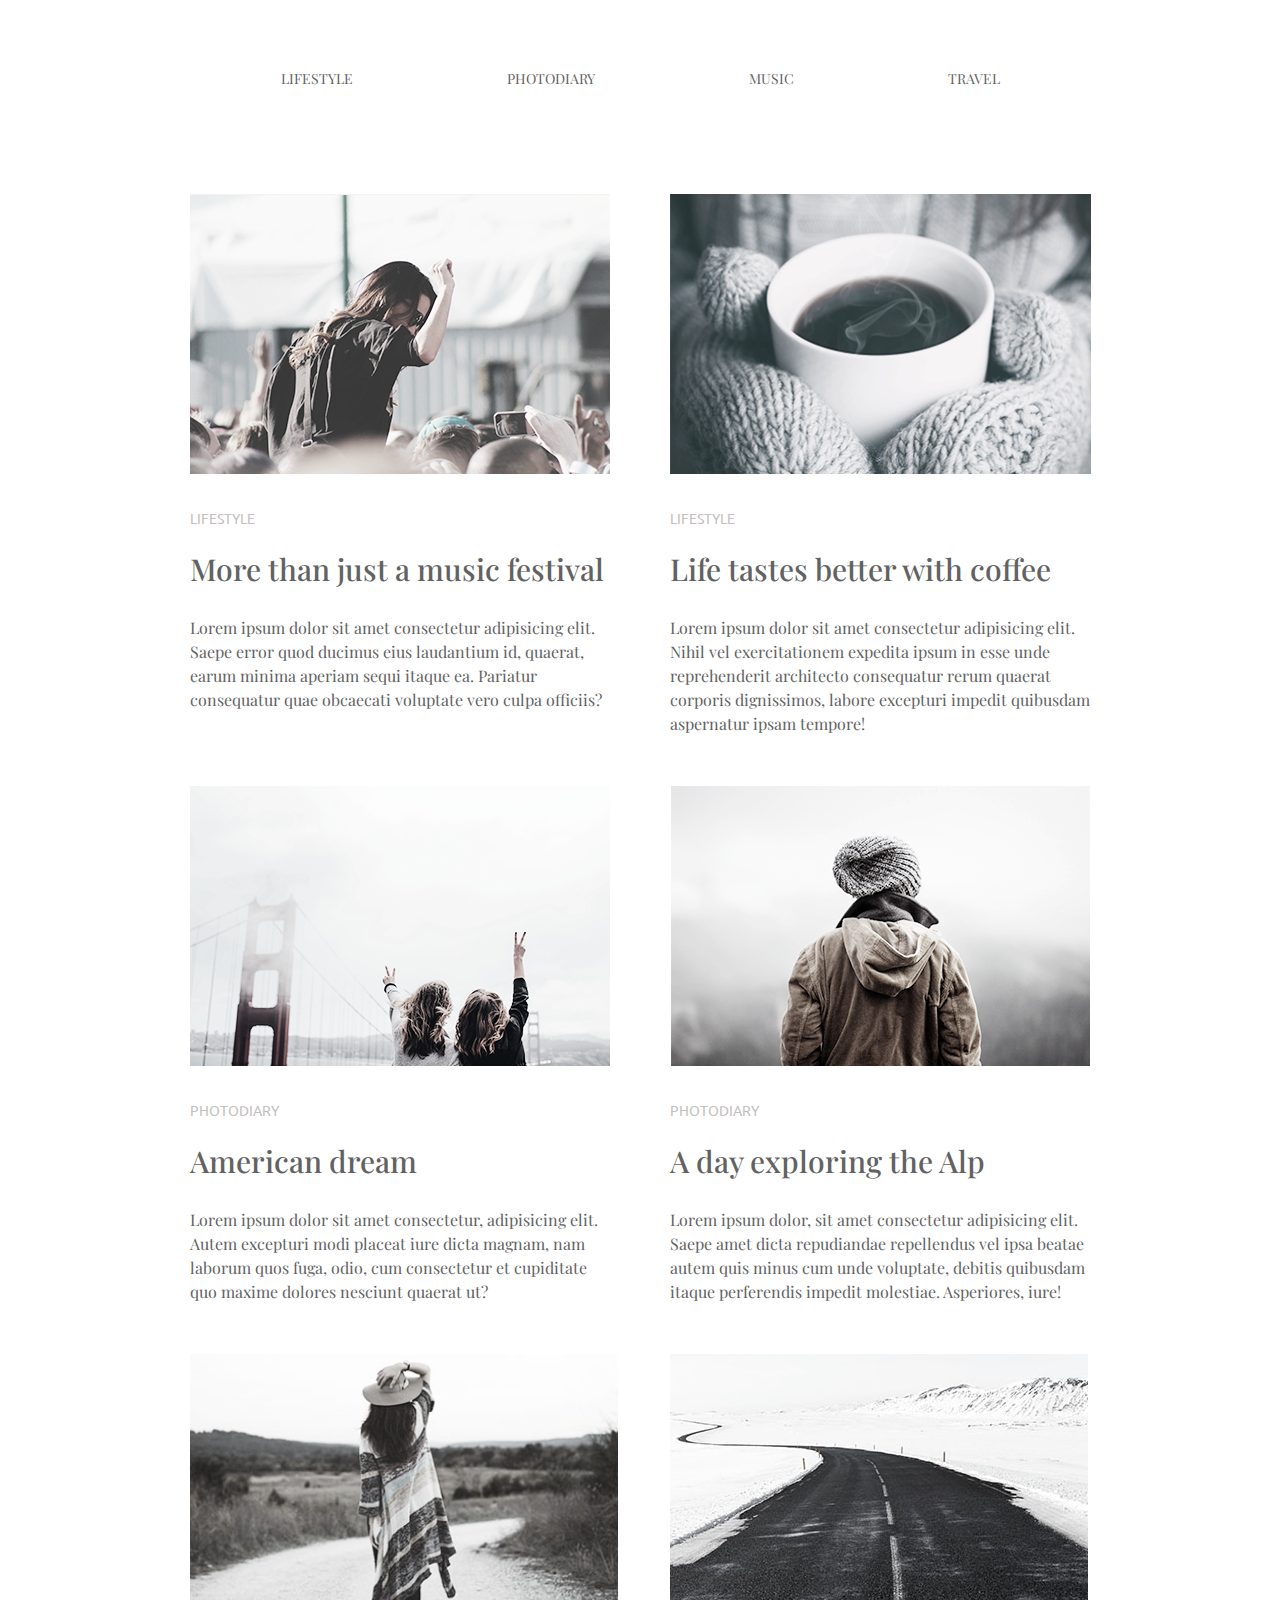
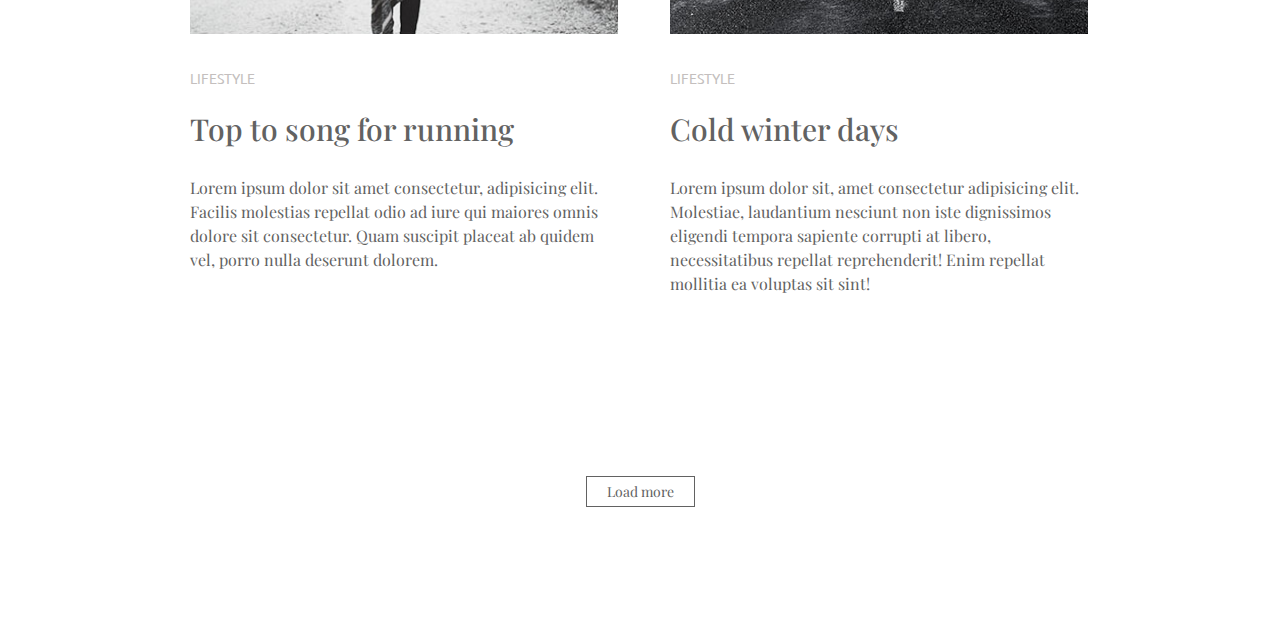
<file: homework-03/index.html>
<!Doctype html>
<html>
  <head>
    <meta charset="UTF-8">
    <link href="https://fonts.googleapis.com/css?family=Playfair+Display|Ubuntu:400,700&display=swap" rel="stylesheet">
    <link rel="stylesheet" href="styles.css">
    <title>Homework3</title>
  </head>
  <body>
      <div class="wrapper">
    <header >
      <nav class="nav">
    <ul class="site-navigation">
     <li><a href="">LIFESTYLE</a></li>
     <li><a href="">PHOTODIARY</a></li>
     <li><a href="">MUSIC</a></li>
     <li><a href="">TRAVEL</a></li>
    </ul>
      </nav>
    </header>
    
    <main >
    <section class="features">
      <ul class="features">
        <li class="features list-item">
            <img src="img/leftpost.png" alt="картинка" weight="420" height ="280">
            <p class="features list-name">LIFESTYLE</p>
          <h3 >
            More than just a music festival
          </h3>
          <p>
            Lorem ipsum dolor sit amet consectetur adipisicing elit. Saepe error quod ducimus eius laudantium id, quaerat, earum minima aperiam sequi itaque ea. Pariatur consequatur quae obcaecati voluptate vero culpa officiis?
          </p>
        </li>
        <li class="features list-item">
            <img src="img/rightpost.png" alt="картинка" weight="420" height ="280">
            <p class="features list-name">LIFESTYLE</p>
          <h3>
            Life tastes better with coffee
          </h3>
          <p>
            Lorem ipsum dolor sit amet consectetur adipisicing elit. Nihil vel exercitationem expedita ipsum in esse unde reprehenderit architecto consequatur rerum quaerat corporis dignissimos, labore excepturi impedit quibusdam aspernatur ipsam tempore!
          </p>
        </li>
         <li class="features list-item">
             <img src="img/row.png" alt="картинка" weight="420" height ="280">
             <p class="features list-name">PHOTODIARY</p>
           <h3>
             American dream
           </h3>
           <p>
             Lorem ipsum dolor sit amet consectetur, adipisicing elit. Autem excepturi modi placeat iure dicta magnam, nam laborum quos fuga, odio, cum consectetur et cupiditate quo maxime dolores nesciunt quaerat ut?
           </p>
        </li>
         <li class="features list-item">
             <img src="img/row1.png" alt="картинка" weight="420" height ="280">
             <p class="features list-name">PHOTODIARY</p>
           <h3>
             A day exploring the Alp
           </h3>
           <p>
             Lorem ipsum dolor, sit amet consectetur adipisicing elit. Saepe amet dicta repudiandae repellendus vel ipsa beatae autem quis minus cum unde voluptate, debitis quibusdam itaque perferendis impedit molestiae. Asperiores, iure!
           </p>
        </li>
         <li class="features list-item">
             <img src="img/5.jpg" alt="картинка" weight="420" height ="280">
             <p class="features list-name">LIFESTYLE</p>
           <h3>
             Top to song for running
           </h3>
           <p>
             Lorem ipsum dolor sit amet consectetur, adipisicing elit. Facilis molestias repellat odio ad iure qui maiores omnis dolore sit consectetur. Quam suscipit placeat ab quidem vel, porro nulla deserunt dolorem.
           </p>
        </li>
         <li class="features list-item">
             <img src="img/6.jpg" alt="картинка" weight="420" height ="280">
             <p class="features list-name">LIFESTYLE</p>
           <h3>
             Cold winter days
           </h3>
           <p>
             Lorem ipsum dolor sit, amet consectetur adipisicing elit. Molestiae, laudantium nesciunt non iste dignissimos eligendi tempora sapiente corrupti at libero, necessitatibus repellat reprehenderit! Enim repellat mollitia ea voluptas sit sint!
           </p>
        </li>
      </ul>
      <button class="button">Load more</button>
    </section>
</main>
</div>
  </body>
</html>
</file>
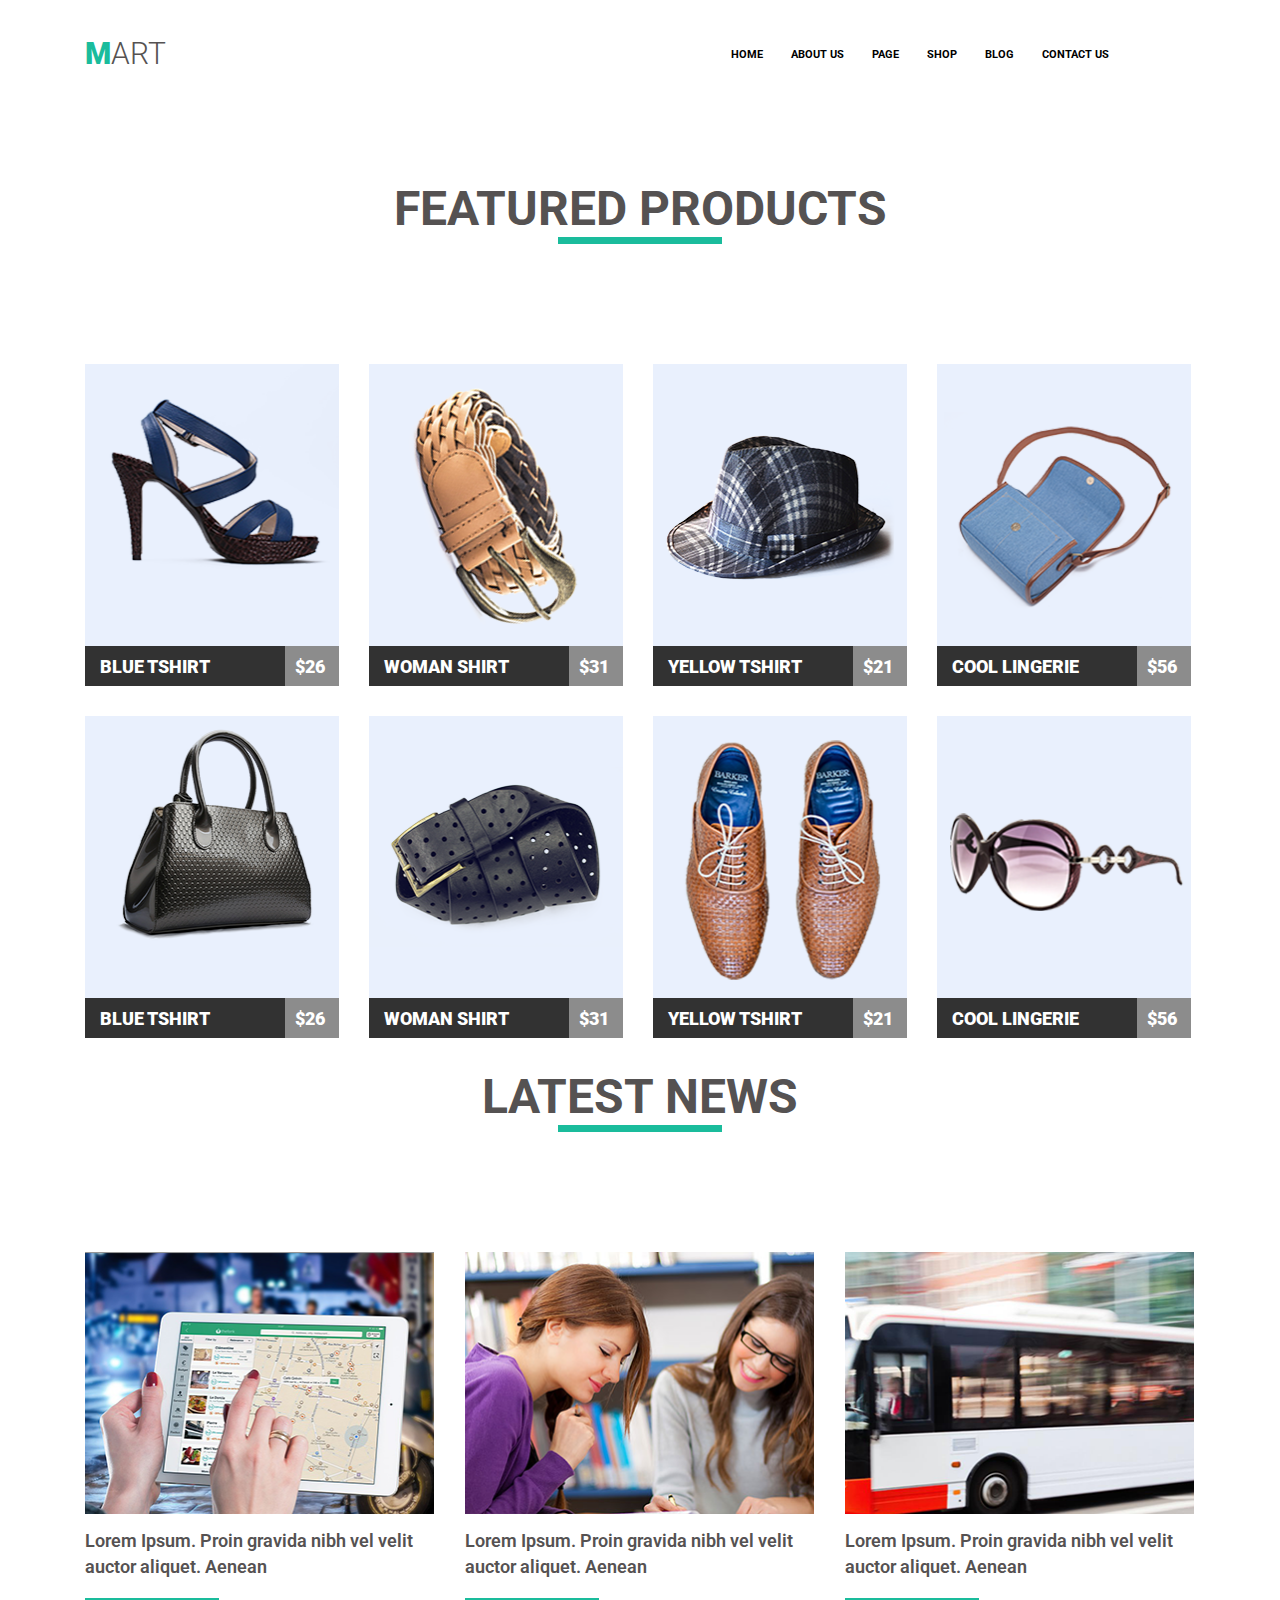
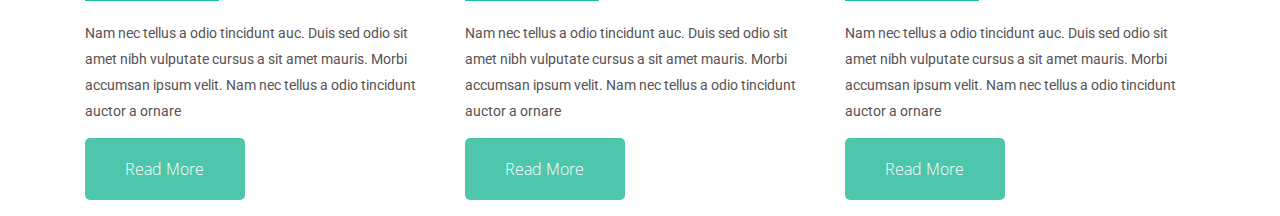
<file: homework-04/index.html>
<!Doctype html>
<html>
    <head>
        <meta charset="UTF-8">
        <link rel="stylesheet"
        href="https://fonts.googleapis.com/css?family=Open+Sans:300,400,600,700|Roboto:300,400,500,700,900&display=swap">
        <link rel="stylesheet" href="./styles.css">
        <title>Homework4</title>
    </head>
    <body>
       <div>
           <header class="page-header">
           
                <nav class="page-nav container clearfix">
                  <h1 class="logo"><a href="#" class="link">MART</a></h1>  
                 <ul class="list clearfix">
                     <li><a href="#">HOME</a></li>
                     <li><a href="#">ABOUT US</a></li>
                     <li><a href="#">PAGE</a></li>
                     <li><a href="#">SHOP</a></li>
                     <li><a href="#">BLOG</a></li>
                     <li><a href="#">CONTACT US</a></li>
                 </ul>
                </nav>
           
           </header>
           <main>
               <section class="features">
                   <div class="container ">
                   <h2 class="features-title">FEATURED PRODUCTS</h2>
                   <ul class="features-list clearfix">
                       <li class="features-list-item"><a href="#">
                            <img src="./img/sandals.png" alt="sandals" width="254" height="282">
                            <div class="features-list-name">BLUE TSHIRT</div>
                            <div class="features-list-price">$26</div>
                        </a>
                    </li>
                       <li class="features-list-item"><a href="#">
                            <img src="./img/belt2.png" alt="belt2" width="254" height="282">
                            <div class="features-list-name">WOMAN SHIRT</div>
                            <div class="features-list-price">$31</div>
                        </a>
                       </li>
                       <li class="features-list-item"> <a href="#"><a href="#"><img src="./img/hat.png" alt="hat" width="254" height="282">
                        <div class="features-list-name">YELLOW TSHIRT</div>
                        <div class="features-list-price">$21</div>
                    </a></li>
                       <li class="features-list-item"><a href="#"> <img src="./img/bag2.png" alt="bag2" width="254" height="282">
                        <div class="features-list-name">COOL LINGERIE</div>
                        <div class="features-list-price">$56</div>
                    </a></li>
                       <li class="features-list-item"><a href="#"><img src="./img/bag.png" alt="bag" width="254" height="282">
                        <div class="features-list-name">BLUE TSHIRT</div>
                        <div class="features-list-price">$26</div>
                    </a></li>
                       <li class="features-list-item"><a href="#"> <img src="./img/belt.png" alt="belt" width="254" height="282">
                        <div class="features-list-name">WOMAN SHIRT</div>
                        <div class="features-list-price">$31</div>
                    </a></li>
                       <li class="features-list-item"> <a href="#"><img src="./img/shoes.png" alt="shoes" width="254" height="282">
                        <div class="features-list-name">YELLOW TSHIRT</div>
                        <div class="features-list-price">$21</div>
                    </a></li>
                       <li class="features-list-item"><a href="#"> <img src="./img/Sunglasses.png" alt="sunglasses" width="254" height="282">
                        <div class="features-list-name">COOL LINGERIE</div>
                        <div class="features-list-price">$56</div>
                    </a></li>
                    </li>
                   </ul>
                </div>
               </section>
               <section class="news">
                   <div class="container  ">
                        <h2 class="features-title">LATEST NEWS</h2>   
                   <ul class="news-list clearfix">
                       <li class="news-list-item">
                            <img class="image" src="./img/ipad.png" alt="ipad" width="349" height="262">
                            <h3 class="news-header">Lorem Ipsum. Proin gravida nibh vel velit auctor aliquet. Aenean</h3>
                            <p>Nam nec tellus a odio tincidunt auc. Duis sed odio sit amet nibh vulputate cursus a sit amet
                                mauris.
                                Morbi accumsan ipsum velit. Nam nec tellus a odio tincidunt auctor a ornare </p>
                            <div class="readme"><a href="#">Read More</a></div>
                       </li>
                       <li class="news-list-item">
                            <img class="image" src="./img/girls.png" alt="girls" width="349" height="262">
                            <h3 class="news-header">Lorem Ipsum. Proin gravida nibh vel velit auctor aliquet. Aenean</h3>
                            <p>Nam nec tellus a odio tincidunt auc. Duis sed odio sit amet nibh vulputate cursus a sit amet
                                mauris.
                                Morbi accumsan ipsum velit. Nam nec tellus a odio tincidunt auctor a ornare </p>
                            <div class="readme"><a href="#">Read More</a></div>
                       </li>
                       <li class="news-list-item">
                            <img class="image" src="./img/bus.png" alt="bus" width="349" height="262">
                    <h3 class="news-header">Lorem Ipsum. Proin gravida nibh vel velit auctor aliquet. Aenean</h3>
                    <p>Nam nec tellus a odio tincidunt auc. Duis sed odio sit amet nibh vulputate cursus a sit amet
                        mauris.
                        Morbi accumsan ipsum velit. Nam nec tellus a odio tincidunt auctor a ornare </p>
                    <div class="readme"><a href="#">Read More</a></div>
                       </li>
                   </ul>
                </div>
               </section>
           </main>
        </div> 
    </body>
</html>
</file>
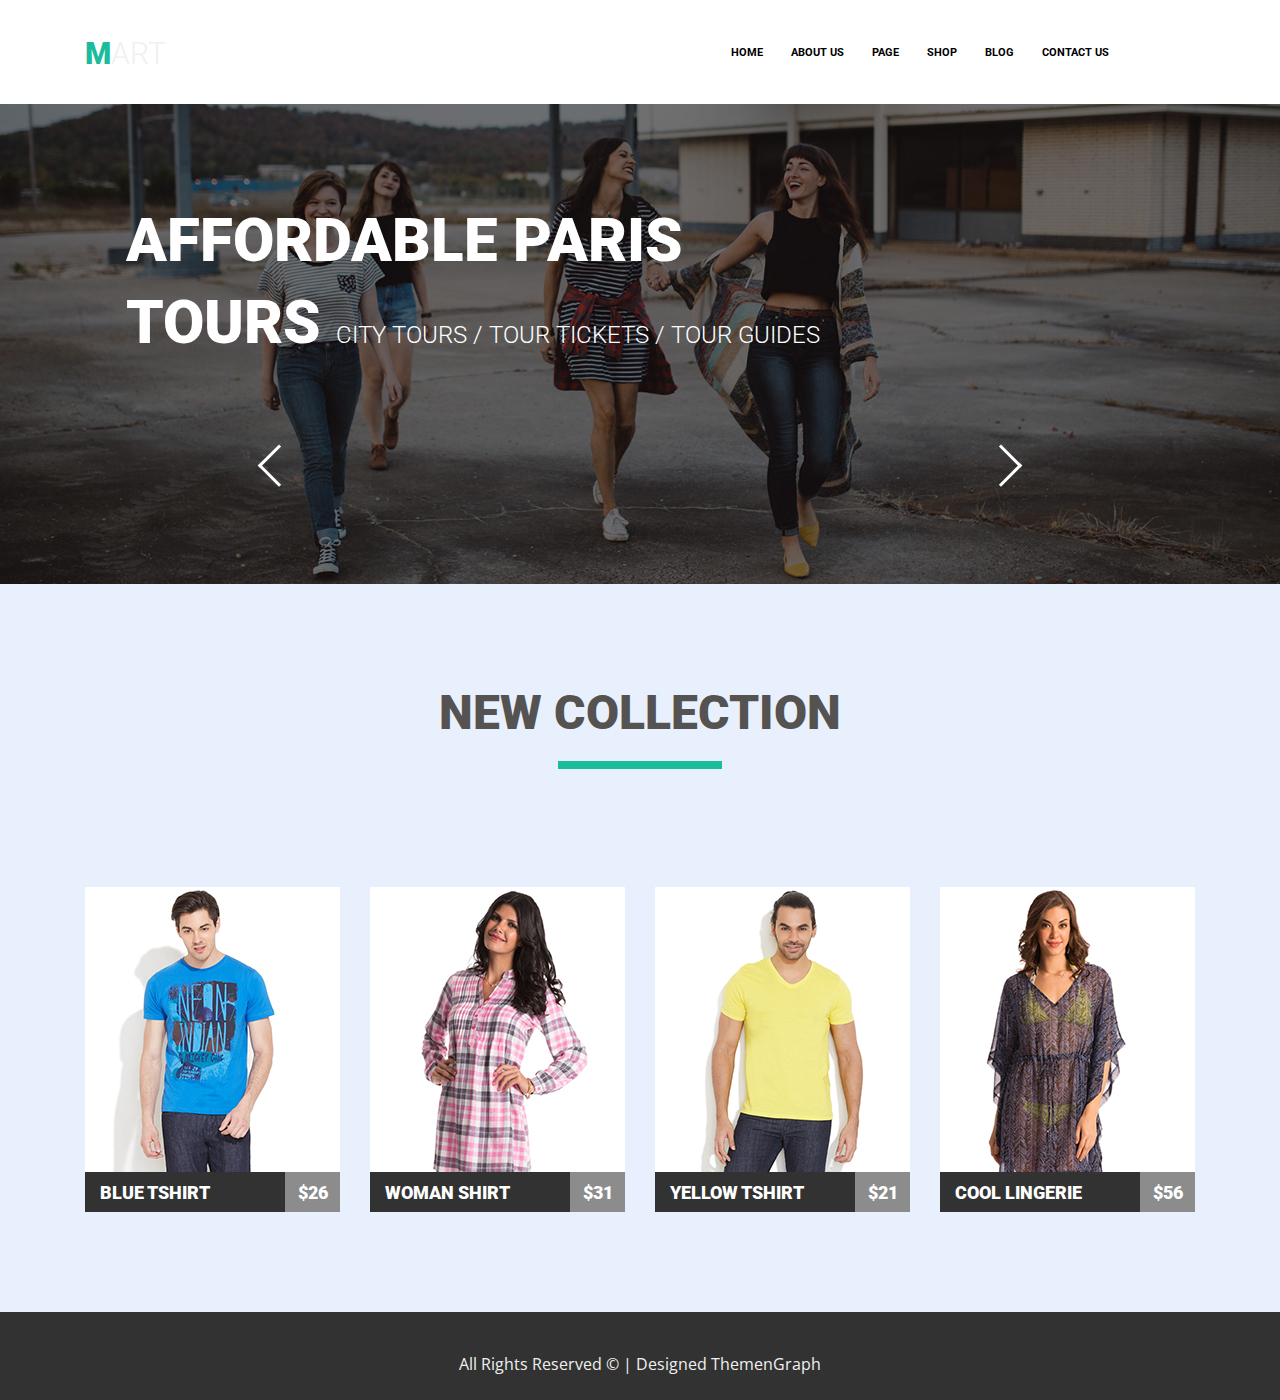
<file: homework-05/index.html>
<!DOCTYPE html>
<html lang="en">
<head>
    <meta charset="UTF-8">
    <meta name="viewport" content="width=device-width, initial-scale=1.0">
    <meta http-equiv="X-UA-Compatible" content="ie=edge">
    <link href="https://fonts.googleapis.com/css?family=Open+Sans:400,700|Roboto:300,400,900&display=swap" rel="stylesheet">
    <link rel="stylesheet" href="./styles.css">
    <title>Homework5</title>
</head>
<body>
      
                <header class="page-header">
                
                     <nav class="page-nav container clearfix">
                       <h1 class="logo"><a href="#" class="link">MART</a></h1>  
                      <ul class="list clearfix">
                          <li><a href="#">HOME</a></li>
                          <li><a href="#">ABOUT US</a></li>
                          <li><a href="#">PAGE</a></li>
                          <li><a href="#">SHOP</a></li>
                          <li><a href="#">BLOG</a></li>
                          <li><a href="#">CONTACT US</a></li>
                      </ul>
                     </nav>
                
                </header>
                <main>
                    <section class="first-features"> 
                        <ul class="ctrl">
                          <li class="image"><img class="image-slide" src="./img/people.png" alt="People">
                            <h1 class="first-title">AFFORDABLE PARIS TOURS <span class="image-text">CITY TOURS / TOUR TICKETS /
                                TOUR GUIDES</span></h1>
                            </li>
                            </ul>
                            <div class="slider">
                                <button class="slider-ctrl slider-ctrl-prev"></button>
                                <button class="slider-ctrl slider-ctrl-next"></button>
                        </div>
                                
                    </section>
                    <section class="second-features">
                        <div class="second-features-item container">
                            <h2 class="second-title">
                                NEW COLLECTION
                            </h2>
                        <ul class="features-list clearfix">
                            <li class="features-list-item">
                                <div class="features-list-hover">
                                    <button class="features-list-button"></button>
                                    <button class="features-list-button"></button>
                                    <button class="features-list-button"></button>
                                    <button class="features-list-button-text"><img class="features-list-image-2"
                                            src="./img/basket.png" alt="basket"> add to cart</button>
                                            </div>
                                            <img src="./img/2.png" alt="man1" width="255" height="285">
                                            <a href="#">
                                                <p class="features-list-name">Blue Tshirt</p>
                                                <p class="features-list-price">$26</p>
                                            </a>
                            </li>
                                            <li class="features-list-item clearfix">
                                                <div class="features-list-hover">
                                                    <button class="features-list-button"></button>
                                                    <button class="features-list-button"></button>
                                                    <button class="features-list-button"></button>
                                                    <button class="features-list-button-text"><img class="features-list-image-2"
                                                            src="./img/basket.png" alt="basket"> add to cart</button>
                                                </div>
                                                <img src="./img/1.png" alt="girl1" width="255" height="285">
                                                <a href="#">
                                                    <p class="features-list-name">WOMAN shirt</p>
                                                    <p class="features-list-price">$31</p>
                                                </a>
                                            </li>
                        
                                            <li class="features-list-item clearfix">
                                                <div class="features-list-hover">
                                                    <button class="features-list-button"></button>
                                                    <button class="features-list-button"></button>
                                                    <button class="features-list-button"></button>
                                                    <button class="features-list-button-text"><img class="features-list-image-2"
                                                            src="./img/basket.png" alt="basket"> add to cart</button>
                                                </div>
                                                <img src="./img/4.png" alt="man2" width="255" height="285">
                                                <a href="#">
                                                    <p class="features-list-name">YELLOW Tshirt</p>
                                                    <p class="features-list-price">$21</p>
                                                </a>
                                            </li>
                        
                                            <li class="features-list-item clearfix">
                                                <div class="features-list-hover">
                                                    <button class="features-list-button"></button>
                                                    <button class="features-list-button"></button>
                                                    <button class="features-list-button"></button>
                                                    <button class="features-list-button-text"><img class="features-list-image-2"
                                                            src="./img/basket.png" alt="basket"> add to cart</button>
                                                </div>
                                                <img src="./img/3.png" alt="girl2" width="255" height="285">
                                                <a href="#">
                                                    <p class="features-list-name">Cool lingerie</p>
                                                    <p class="features-list-price">$56</p>
                                                </a>
                            </li>
                        </ul>
                        </div>
                    </section>
                </main>
                    <footer class="footer">
                        <div class="footer-container">
                            <p class="footer-text">All Rights Reserved &#169; | Designed ThemenGraph</p>
                        </div>    
                        </footer>
        
</body>
</html>
</file>
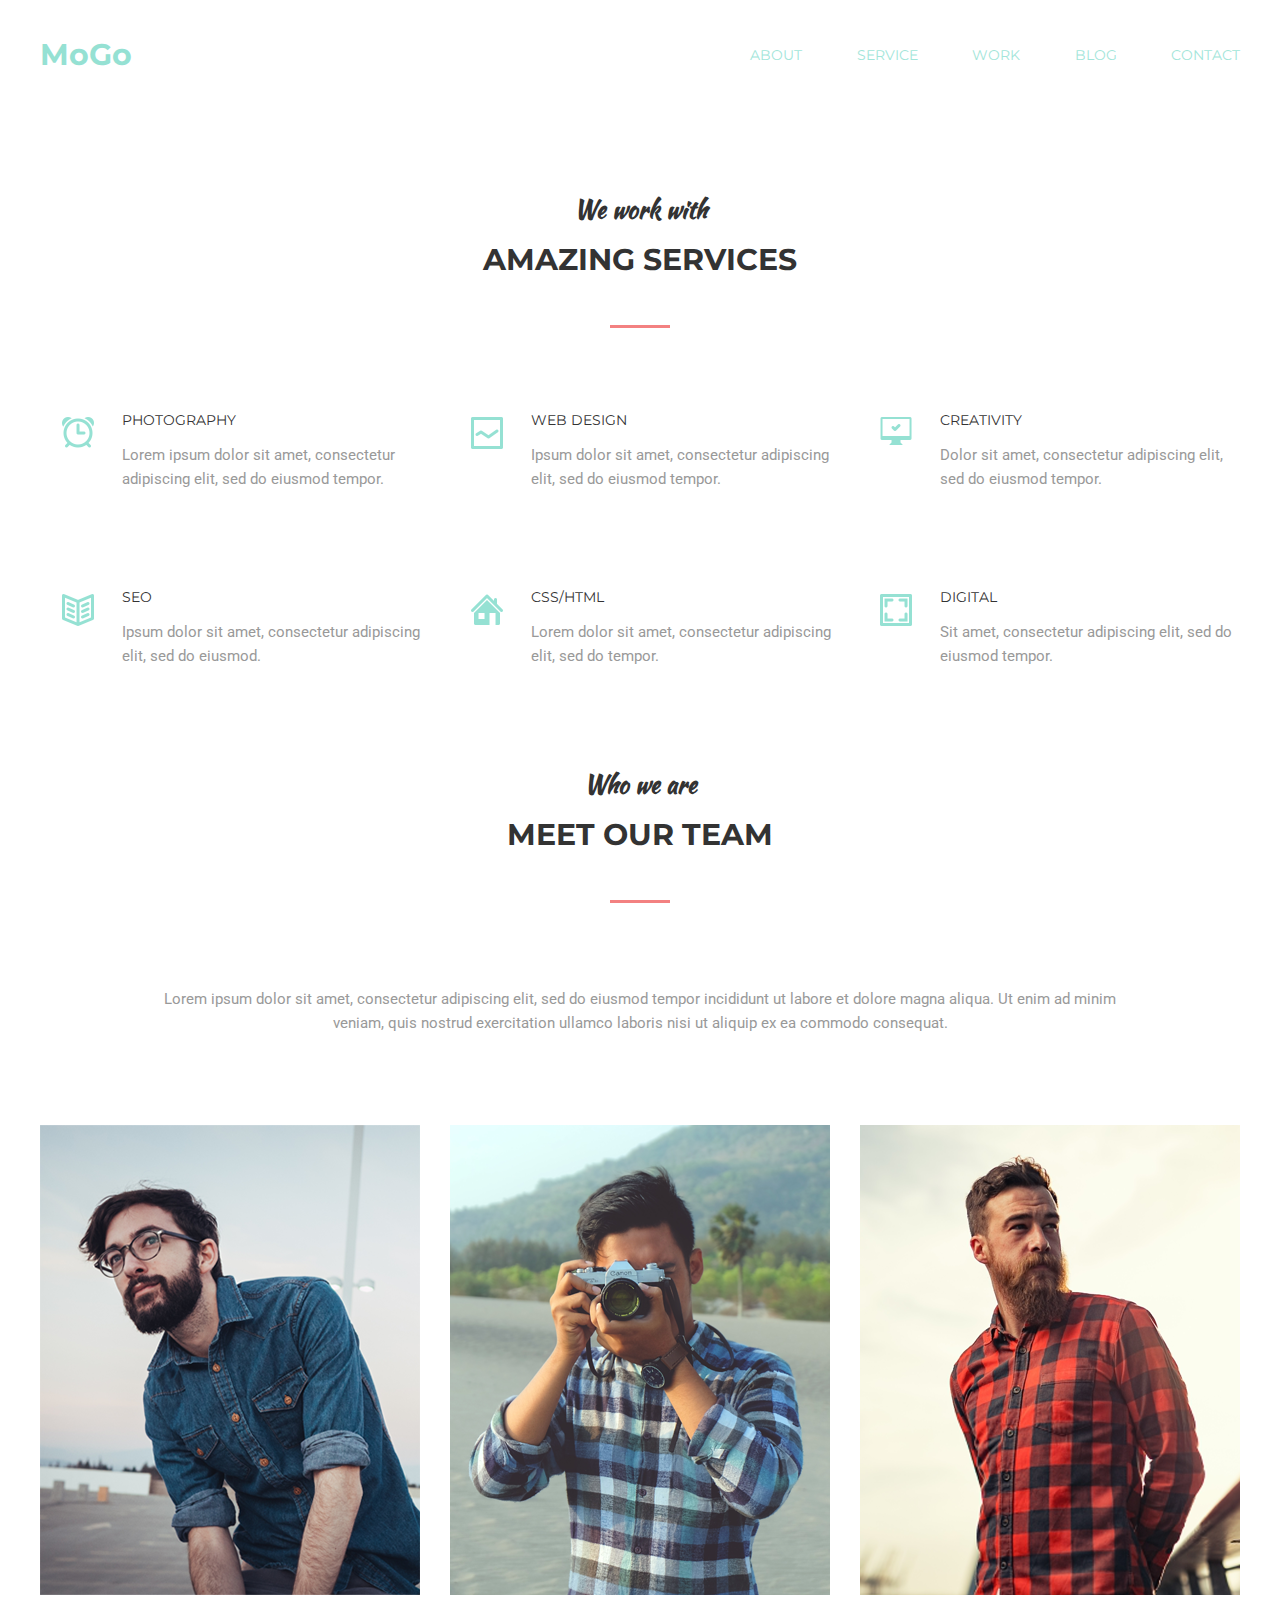
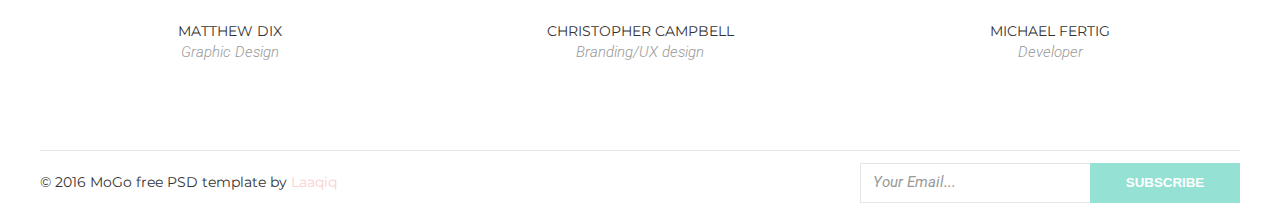
<file: homework-06/index.html>
<!DOCTYPE html>
<html lang="en">
<head>
    <meta charset="UTF-8">
    <meta name="viewport" content="width=device-width, initial-scale=1.0">
    <meta http-equiv="X-UA-Compatible" content="ie=edge">
    <link rel="stylesheet" href="./styles.css">
    <link rel="stylesheet" href="https://fonts.googleapis.com/css?family=Kaushan+Script|Montserrat:400,700|Roboto:300i,400&display=swap">
    <title>Homework6</title>
</head>
<body>
        <header class="page-header">
            <nav class="page-nav container">
                <h1 class="logo"><a href="#" class="link">MoGo</a></h1>
    
                <ul class="site-navigation">
                    <li ><a href="#">about</a></li>
                    <li ><a href="#">service</a></li>
                    <li ><a href="#">work</a></li>
                    <li ><a href="#">blog</a></li>
                    <li ><a href="#">contact</a></li>
                </ul>
            </nav>
        </header>
    
        <main class="container">
            <section class="features">
                <h2 class="features-title"><span class="features-title-span">We work with</span>amazing services</h2>
                <ul class="features-list">
                    <li class="features-list-item alarm">
                        <h3 class="features-list-name">photography</h3>
                        <p>Lorem ipsum dolor sit amet, consectetur adipiscing elit, sed do eiusmod tempor.</p>
                    </li>
                    <li class="features-list-item line">
                        <h3 class="features-list-name">web design</h3>
                        <p>Ipsum dolor sit amet, consectetur adipiscing elit, sed do eiusmod tempor.</p>
                    </li>
                    <li class="features-list-item comp">
                        <h3 class="features-list-name">creativity</h3>
                        <p>Dolor sit amet, consectetur adipiscing elit, sed do eiusmod tempor.</p>
                    </li>
                    <li class="features-list-item book">
                        <h3 class="features-list-name">seo</h3>
                        <p>Ipsum dolor sit amet, consectetur adipiscing elit, sed do eiusmod.</p>
                    </li>
                    <li class="features-list-item home">
                        <h3 class="features-list-name">css/html</h3>
                        <p>Lorem dolor sit amet, consectetur adipiscing elit, sed do tempor.</p>
                    </li>
                    <li class="features-list-item icon">
                        <h3 class="features-list-name">digital</h3>
                        <p>Sit amet, consectetur adipiscing elit, sed do eiusmod tempor.</p>
                    </li>
                </ul>
            </section>
    
            <section class="team">
                <h2 class="features-title"><span class="features-title-span">Who we are</span>meet our team</h2>
                <p class="team-text">Lorem ipsum dolor sit amet, consectetur adipiscing elit, sed do eiusmod tempor
                    incididunt ut labore et dolore magna aliqua. Ut enim ad minim veniam, quis nostrud exercitation ullamco
                    laboris nisi ut aliquip ex ea commodo consequat.</p>
                <ul class="team-list">
                    <li class="team-list-item">
                        <img src="img/man1.png" alt="Matthew" width="380" height="470">
                        <p class="team-list-name">matthew dix</p>
                        <p class="team-list-position">Graphic Design</p>
                        <div class="team-list-hover">
                            <ul class="team-list-socials">
                                <li class="team-list-icon"><a href="#" class="icon-facebook"></a></li>
                                <li class="team-list-icon"><a href="#" class="icon-twitter"></a></li>
                                <li class="team-list-icon"><a href="#" class="icon-pinterest"></a></li>
                                <li class="team-list-icon"><a href="#" class="icon-instagram"></a></li>
                            </ul>
                        </div>
                    </li>
                    <li class="team-list-item">
                        <img src="img/man2.png" alt="Christopher" width="380" height="470">
                        <p class="team-list-name">christopher campbell</p>
                        <p class="team-list-position">Branding/UX design</p>
                        <div class="team-list-hover">
                            <ul class="team-list-socials">
                                <li class="team-list-icon"><a href="#" class="icon-facebook"></a></li>
                                <li class="team-list-icon"><a href="#" class="icon-twitter"></a></li>
                                <li class="team-list-icon"><a href="#" class="icon-pinterest"></a></li>
                                <li class="team-list-icon"><a href="#" class="icon-instagram"></a></li>
                            </ul>
                        </div>
                    </li>
                    <li class="team-list-item">
                        <img src="img/man3.png" alt="Michael" width="380" height="470">
                        <p class="team-list-name">michael fertig</p>
                        <p class="team-list-position">Developer</p>
                        <div class="team-list-hover">
                            <ul class="team-list-socials">
                                <li class="team-list-icon"><a href="#" class="icon-facebook"></a></li>
                                <li class="team-list-icon"><a href="#" class="icon-twitter"></a></li>
                                <li class="team-list-icon"><a href="#" class="icon-pinterest"></a></li>
                                <li class="team-list-icon"><a href="#" class="icon-instagram"></a></li>
                            </ul>
                        </div>
                    </li>
                </ul>
            </section>
    
            <footer class="footer">
                <p class="footer-text">© 2016 MoGo free PSD template by <span class="footer-text-2">Laaqiq</span></p>
                <form action="#" method="get" class="form-container">
                    <label for="email_input"></label>
                    <input type="text" name="subscribe" id="email_input" class="input-field" placeholder="Your Email...">
                    <input type="submit" value="subscribe" class="input-button">
                </form>
            </footer>
        </main>
    </body>
</html>
</file>
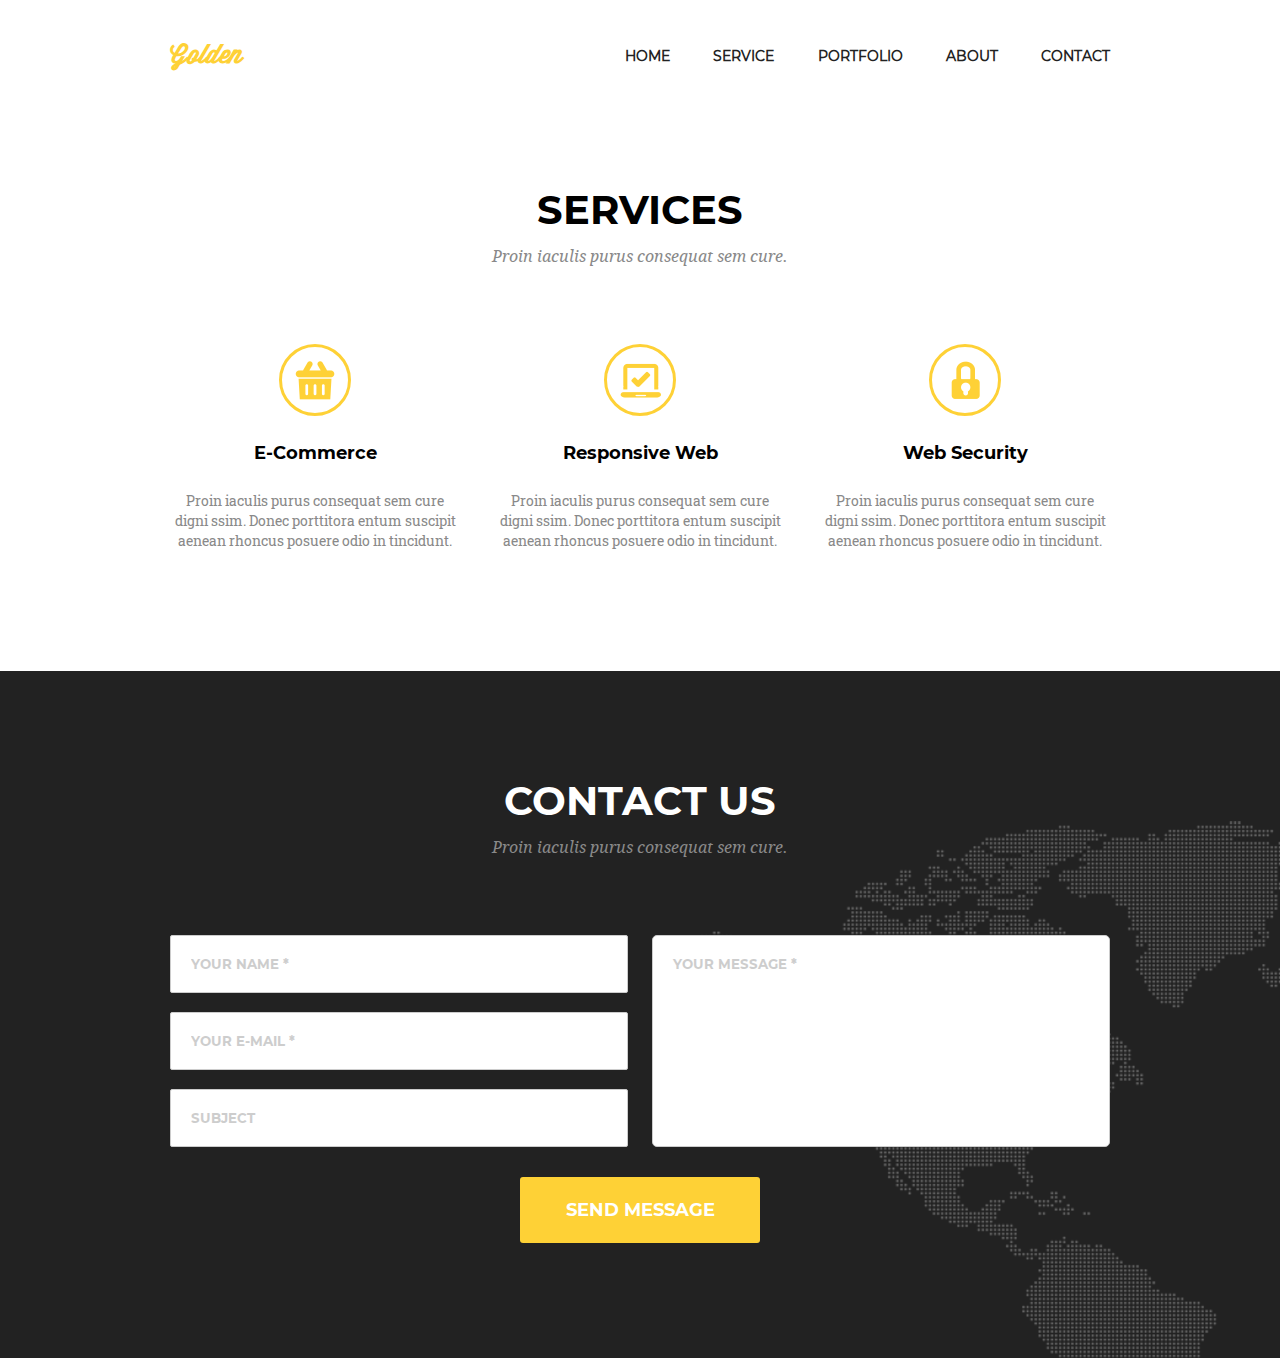
<file: homework-07/index.html>
<!DOCTYPE html>
<html lang="en">
<head>
    <meta charset="UTF-8">
    <meta name="viewport" content="width=device-width, initial-scale=1.0">
    <meta http-equiv="X-UA-Compatible" content="ie=edge">
    <title>Homework-07</title>
    <link rel="stylesheet" href="./app.css">
</head>
<body>
    <header class="page-header">
        <nav class="page-nav container">
            <h1 class="logo"><a href="#" class="link">Golden</a></h1>

            <ul class="site-navigation">
                <li ><a href="#">home</a></li>
                <li ><a href="#">service</a></li>
                <li ><a href="#">portfolio</a></li>
                <li ><a href="#">about</a></li>
                <li ><a href="#">contact</a></li>
            </ul>
        </nav>
    </header>
    <main>
        <section class="features container">
            <h2 class="features-title">services</h2>
            <p class="features-title-p">Proin iaculis purus consequat sem cure.</p>
            <ul class="features-list">
                <li class="features-list-item icon-basket">
                    <h3>E-Commerce</h3>
                    <p>Proin iaculis purus consequat sem cure
                        digni ssim. Donec porttitora entum suscipit
                        aenean rhoncus posuere odio in tincidunt.</p>
                </li>
                <li class="features-list-item icon-laptop">
                    <h3>Responsive Web</h3>
                    <p>Proin iaculis purus consequat sem cure
                        digni ssim. Donec porttitora entum suscipit
                        aenean rhoncus posuere odio in tincidunt.</p>
                </li>
                <li class="features-list-item icon-locked">
                    <h3>Web Security</h3>
                    <p>Proin iaculis purus consequat sem cure
                        digni ssim. Donec porttitora entum suscipit
                        aenean rhoncus posuere odio in tincidunt.</p>
                </li>
            </ul>
        </section>
        <section class="second-section">
            <div class="second-section-container container">
                <h2 class="features-title contact">contact us</h2>
                <p class="features-title-p">Proin iaculis purus consequat sem cure.</p>
                <form action="#" method="GET" class="info-message">
                    <div class="input-menu">
                        <input type="text" name="name" required placeholder="your name *">
                        <input type="email" name="email" required placeholder="your E-mail *">
                        <input type="text" name="subject" placeholder="subject">
                    </div>
                    <textarea class="text-message" name="message" id="" cols="30" rows="6" required
                        placeholder="your message *"></textarea>
                    <button type="submit">send message</button>
                </form>
            </div>
        </section>
    </main>
</body>
</html>
</file>
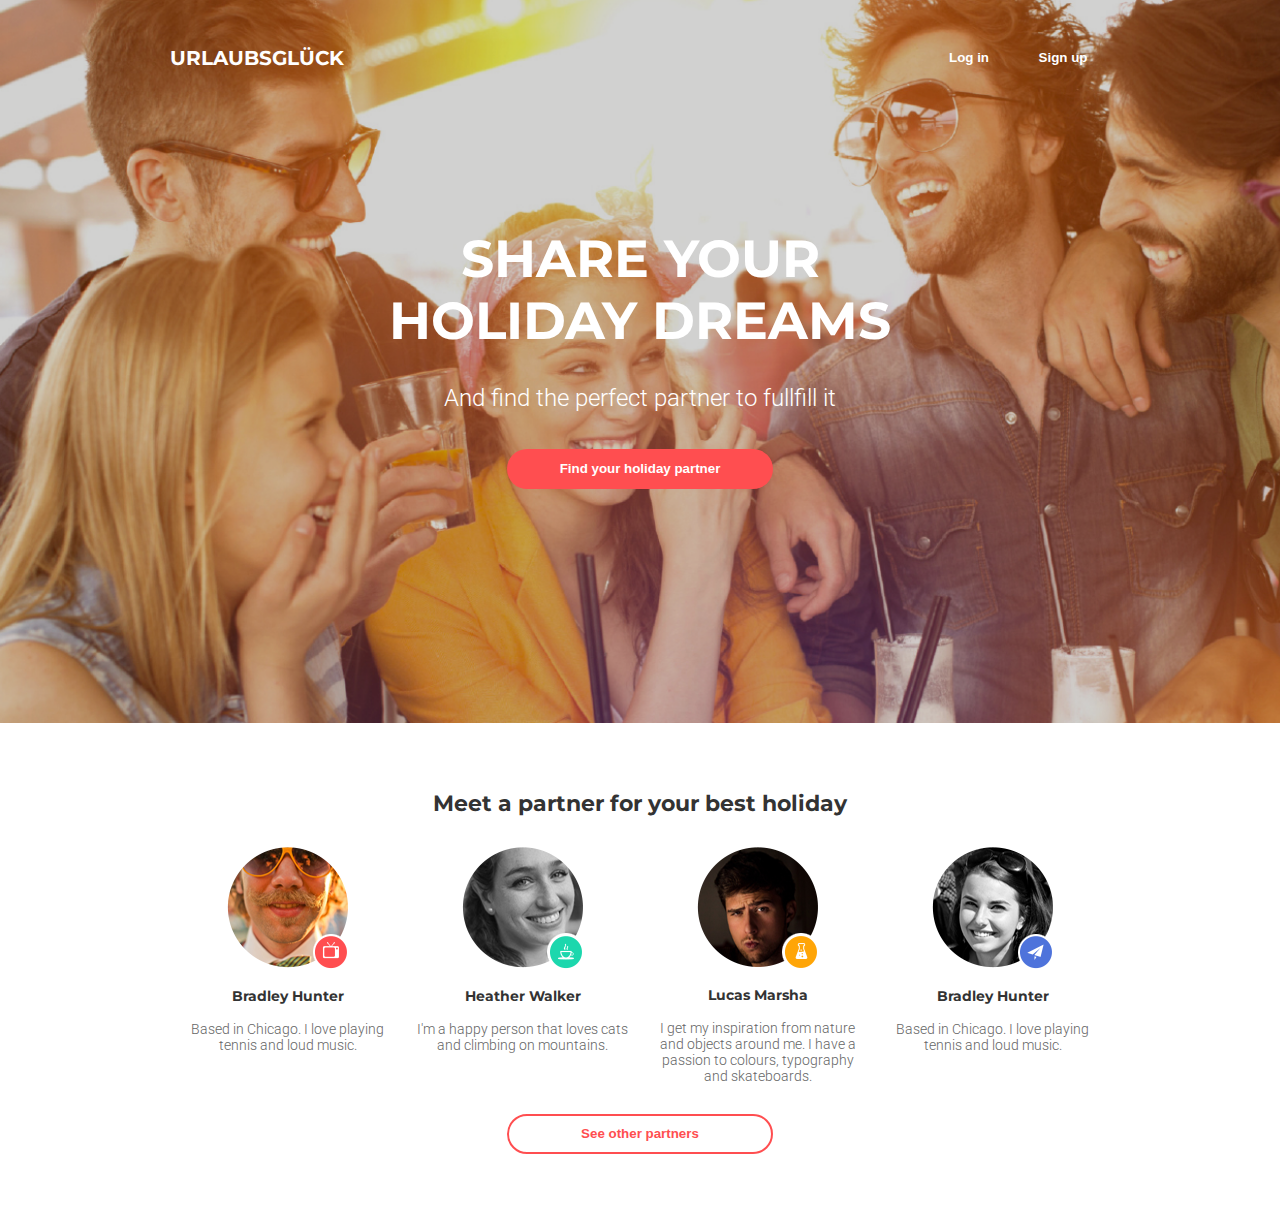
<file: homework-08/index.html>
<!DOCTYPE html>
<html lang="en">
<head>
    <meta charset="UTF-8">
    <meta name="viewport" content="width=device-width, initial-scale=1.0">
    <meta http-equiv="X-UA-Compatible" content="ie=edge">
    <link rel="stylesheet"
        href="https://fonts.googleapis.com/css?family=Montserrat:400,700|Roboto:300,400&display=swap">
    <link rel="stylesheet" href="./app.css">
    <link rel="stylesheet" href="./media.css">
    <title>Homework08</title>
</head>
<body>
   
    <header class="page-header">
        <div class="nav-page container">
            <div class="page-button">
                <button type="submit" name="LogIn">Log in</button>
                <button type="submit" name="SignUp">Sign up</button>
            </div>
            <a href="#" class="logo">URLAUBSGLÜCK</a>
        </div>
        <h1>share your holiday dreams</h1>
        <p class="header-text">And find the perfect partner to fullfill it</p>
        <button type="submit" class="header-button">Find your holiday partner</button>
    </header>
        <main class="container">
            <section class="team">
                <h2>Meet a partner for your best holiday</h2>
                <ul class="team-list">
                    <li class="team-list-item">
                        <img class="team-list-img" src="./img/Layer 6.png" alt="Bradley">
                        <p class="team-list-name">Bradley Hunter</p>
                        <p class="team-list-text">Based in Chicago. I love playing tennis and loud music.</p>
                    </li>
                    <li class="team-list-item">
                        <img class="team-list-img" src="./img/Layer 8.png" alt="Lucas">
                        <p class="team-list-name">Lucas Marsha</p>
                        <p class="team-list-text">I get my inspiration from nature and objects around me. I have a passion
                            to colours, typography and skateboards.
                        </p>
                    </li>
                    <li class="team-list-item">
                        <img class="team-list-img" src="./img/Layer 7.png" alt="Heather">
                        <p class="team-list-name">Heather Walker</p>
                        <p class="team-list-text">I'm a happy person that loves cats and climbing on mountains.</p>
                    </li>
                    <li class="team-list-item">
                        <img class="team-list-img" src="./img/Layer 19.png" alt="Bradley-women">
                        <p class="team-list-name">Bradley Hunter</p>
                        <p class="team-list-text">Based in Chicago. I love playing tennis and loud music.</p>
                    </li>
                </ul>
                <button type="submit" name="Other partners" class="team-button">See other partners</button>
            </section>
        </main>
</body>
</html>
</file>
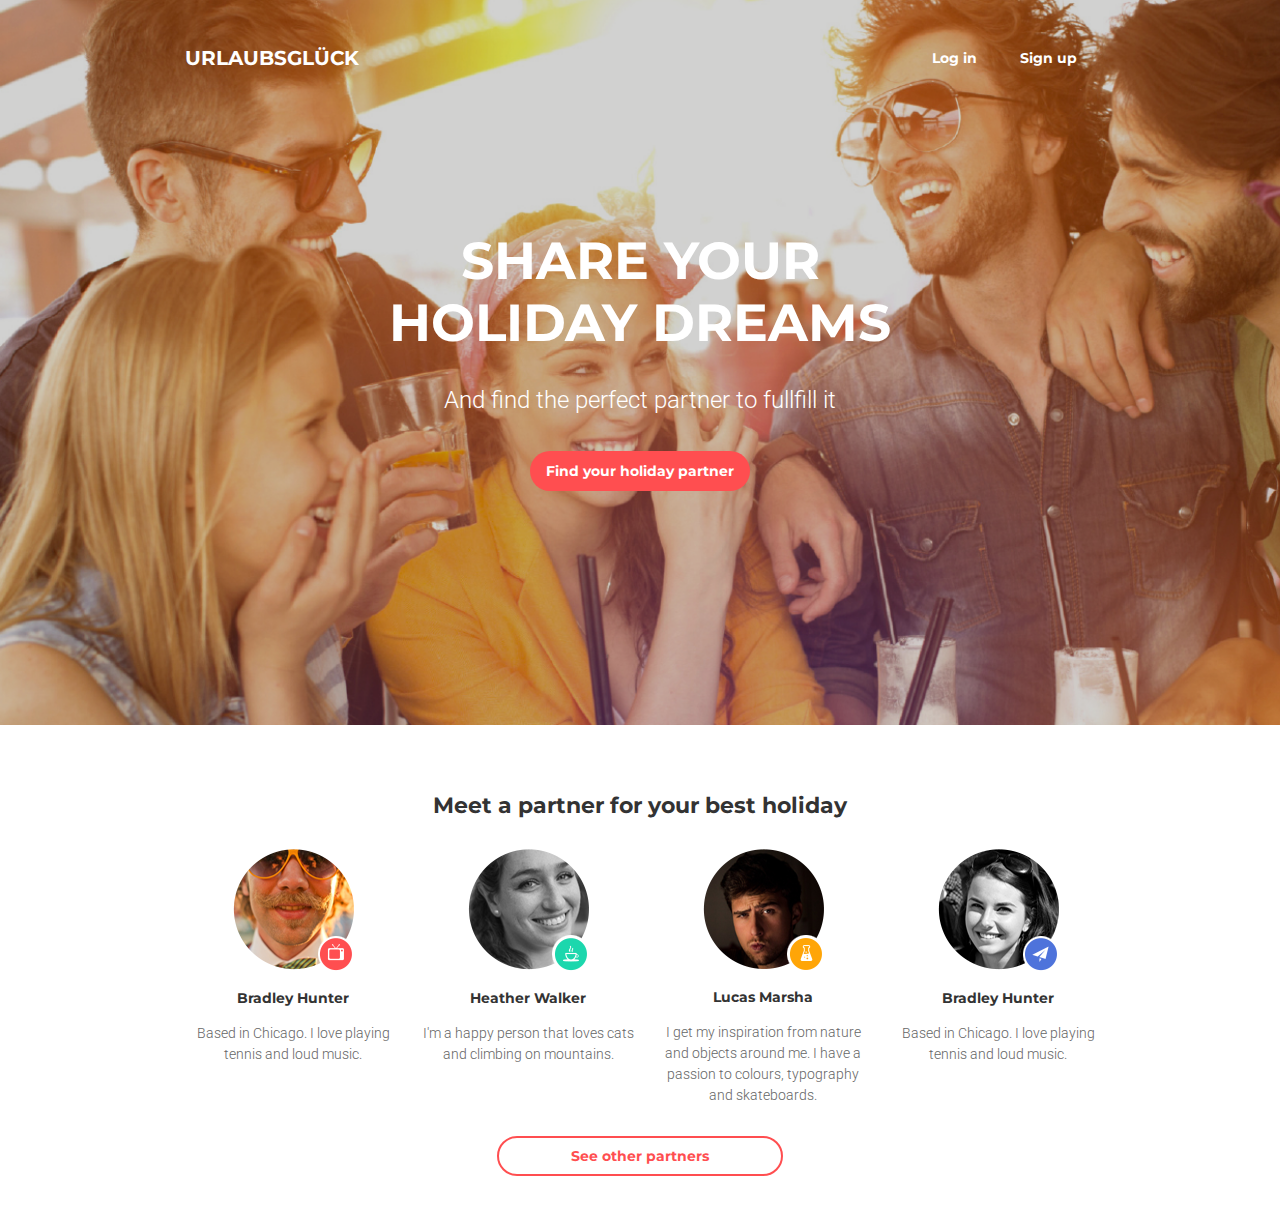
<file: homework-09/index.html>
<!DOCTYPE html>
<html lang="en">

<head>
    <meta charset="UTF-8">
    <meta name="viewport" content="width=device-width, initial-scale=1.0">
    <meta http-equiv="X-UA-Compatible" content="ie=edge">
    <link rel="stylesheet" href="./css/bootstrap.css">
    <link rel="stylesheet"
        href="https://fonts.googleapis.com/css?family=Montserrat:400,700|Roboto:300,400&display=swap">
    <link rel="stylesheet" href="./css/app.css">
    <link rel="stylesheet" href="./css/media.css">
    <title>Homework9</title>
</head>

<body>
    <header class="page-header">
        <div class="container">
            <div class="row header-button-logo mx-0 justify-content-md-between align-items-md-center">
                <div class="col-12 page-header-button d-flex justify-content-center px-0 order-md-last col-md-4 justify-content-md-end col-lg-3">
                    <button type="submit" name="LogIn" class="button-ctrl">Log in</button>
                    <button type="submit" name="SignUp" class="button-ctrl">Sign up</button>
                </div>

                <div class="col-12 page-header-logo d-flex px-0 order-md-first col-md-4 col-lg-3">
                    <a href="#" class="logo">URLAUBSGLÜCK</a>
                </div>
            </div>
        </div>

        <div class="container">
            <div class="row">
                <div class="col-12 px-0 d-flex justify-content-center">
                    <h1>share your holiday dreams</h1>
                </div>
        
                <div class="col-12 px-0">
                    <p class="header-text">And find the perfect partner to fullfill it</p>
                </div>
        
                <div class="col-12 px-0 d-flex justify-content-center">
                    <button type="submit" class="header-button px-5 px-md-3">Find your holiday partner</button>
                </div>
            </div>
        </div>
    </header>

    <main>
        <section class="team">
            <div class="container">
                <div class="row justify-content-md-center">
                    <div class="col-12">
                        <h2 class="team-title">Meet a partner for your best holiday</h2>
                    </div>
                </div>

                <div class="row team-list">
                    <div class="col-12 col-md-6 col-lg-3">
                        <div class="team-list-item">
                            <img class="team-list-img" src="./img/Layer 6.png" alt="Bradley">
                            <p class="team-list-name">Bradley Hunter</p>
                            <p class="team-list-text">Based in Chicago. I love playing tennis and loud music.
                            </p>
                        </div>
                    </div>
                    <div class="col-12 col-md-6 col-lg-3 order-md-2">
                        <div class="team-list-item">
                            <img class="team-list-img" src="./img/Layer 8.png" alt="Lucas">
                            <p class="team-list-name">Lucas Marsha</p>
                            <p class="team-list-text">I get my inspiration from nature and objects around me. I
                                have a passion to colours, typography and skateboards.</p>
                        </div>
                    </div>
                    <div class="col-12 col-md-6 col-lg-3 order-md-1">
                        <div class="team-list-item">
                            <img class="team-list-img" src="./img/Layer 7.png" alt="Heather">
                            <p class="team-list-name">Heather Walker</p>
                            <p class="team-list-text">I'm a happy person that loves cats and climbing on
                                mountains.</p>
                        </div>
                    </div>
                    <div class="col-12 col-md-6 col-lg-3 order-md-3">
                        <div class="team-list-item">
                            <img class="team-list-img" src="./img/Layer 19.png" alt="Bradley-women">
                            <p class="team-list-name">Bradley Hunter</p>
                            <p class="team-list-text">Based in Chicago. I love playing tennis and loud music.</p>
                        </div>
                    </div>
                </div>

                <div class="row">
                    <div class="col-12 px-0">
                        <button type="submit" name="Other partners" class="team-button">See other partners</button>
                    </div>
                </div>
            </div>
        </section>
    </main>
</body>

</html>
</file>
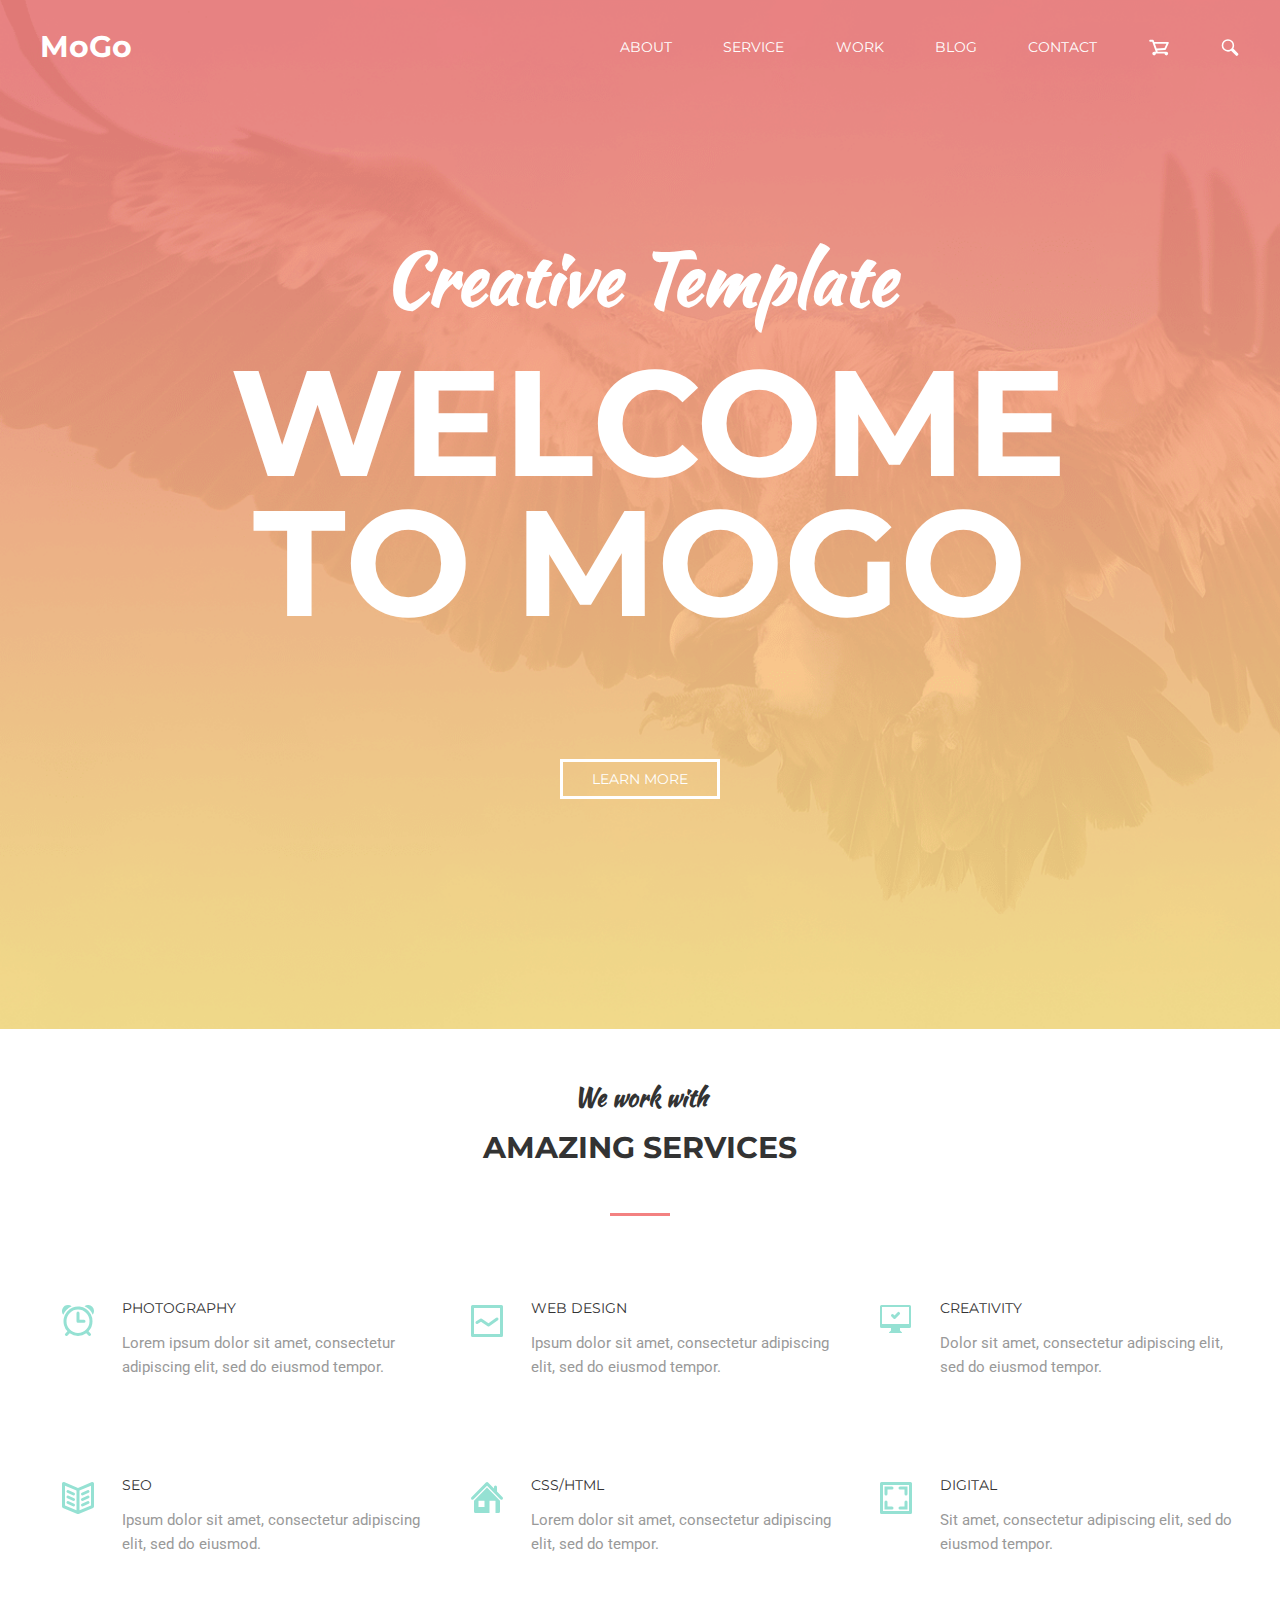
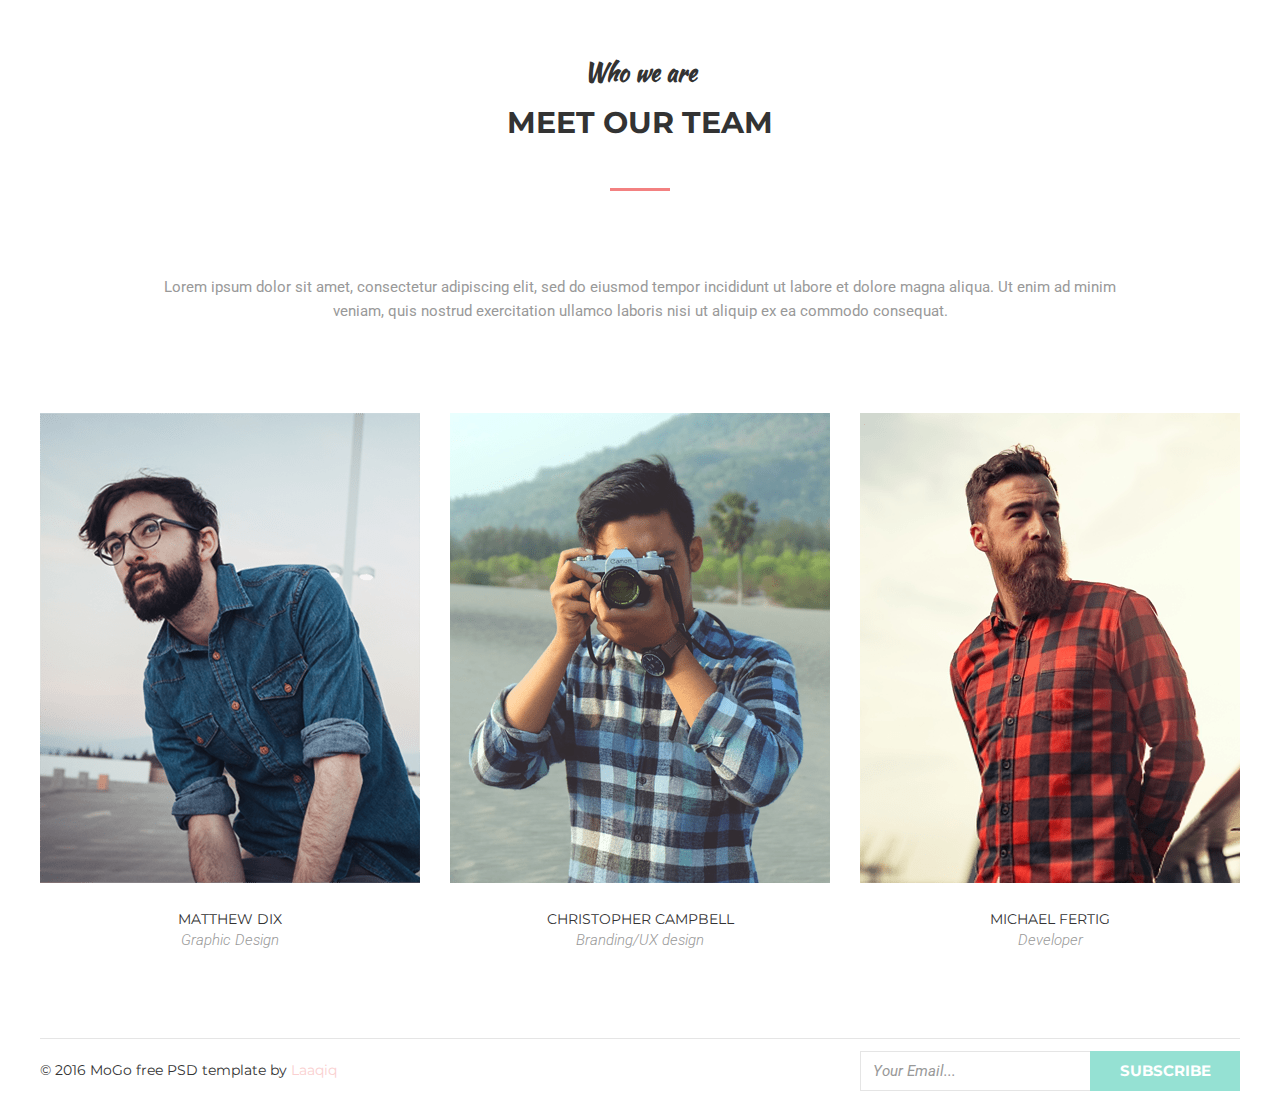
<file: homework-10/index.html>
<!DOCTYPE html>
<html lang="en">

<head>
    <meta charset="UTF-8">
    <meta name="viewport" content="width=device-width, initial-scale=1.0">
    <meta http-equiv="X-UA-Compatible" content="ie=edge">
    <title>Homework10</title>
    <link rel="stylesheet" href="css/normalize.css">
    <link rel="stylesheet"
        href="https://fonts.googleapis.com/css?family=Kaushan+Script|Montserrat:400,700|Roboto:300i,400&display=swap">
    <link rel="stylesheet" href="css/styles.css">
</head>

<body>
    <header class="header">
        <nav class="header__nav container">
            <h1 class="header__logo"><a href="#" class="link header__logo-link">MoGo</a></h1>

            <ul class="list header__navigation">
                <li class="header__navigation-item"><a href="#" class="link">about</a></li>
                <li class="header__navigation-item"><a href="#" class="link">service</a></li>
                <li class="header__navigation-item"><a href="#" class="link">work</a></li>
                <li class="header__navigation-item"><a href="#" class="link">blog</a></li>
                <li class="header__navigation-item"><a href="#" class="link">contact</a></li>
                <li class="header__navigation-item">
                    <a href="#" class="link">
                        <svg xmlns="http://www.w3.org/2000/svg" class="header__navigation-icon" viewbox="0 0 18 15">
                            <path
                                d="M17.726 3.663h.001l-2.475 5.5a.826.826 0 01-.697.485l-7.128.475.412 1.176H15.6a1.65 1.65 0 11-1.65 1.651h-7.7a1.65 1.65 0 11-1.65-1.651h1.491L2.915 2.225h-1.89a.825.825 0 010-1.65H3.5c.36 0 .663.232.776.553l.003-.001.48 1.373h12.216a.825.825 0 01.751 1.163zM5.337 4.15l1.525 4.357 7.089-.473 1.748-3.884H5.337z" />
                            </svg>
                    </a>
                </li>
                <li class="header-navigation-item">
                    <a href="#" class="link">
                        <svg xmlns="http://www.w3.org/2000/svg" class="header__navigation-icon" viewbox="0 0 18 18">
                            <path
                                d="M17.317 14.983a1.65 1.65 0 01-2.334 2.333l-4.836-4.835A6.56 6.56 0 016.8 13.4a6.6 6.6 0 116.6-6.6 6.56 6.56 0 01-.919 3.347l4.836 4.836zM6.8 1.849a4.95 4.95 0 10.001 9.901A4.95 4.95 0 006.8 1.85z" />
                            </svg>
                    </a>
                </li>
            </ul>
        </nav>
        <h2 class="header__text">Creative Template</h2>
        <p class="header__title">welcome to mogo</p>
        <button class="header__button">Learn more</button>
    </header>

    <main class="container">
        <section class="section features">
            <h2 class="section__title"><span class="section__title-span">We work with</span>amazing services</h2>
            <ul class="list features__list">
                <li class="features__list-item features__list-item--alarm">
                    <h3 class="features__list-name">photography</h3>
                    <p>Lorem ipsum dolor sit amet, consectetur adipiscing elit, sed do eiusmod tempor.</p>
                </li>
                <li class="features__list-item features__list-item--line_graph">
                    <h3 class="features__list-name">web design</h3>
                    <p>Ipsum dolor sit amet, consectetur adipiscing elit, sed do eiusmod tempor.</p>
                </li>
                <li class="features__list-item features__list-item--computer">
                    <h3 class="features__list-name">creativity</h3>
                    <p>Dolor sit amet, consectetur adipiscing elit, sed do eiusmod tempor.</p>
                </li>
                <li class="features__list-item features__list-item--book">
                    <h3 class="features__list-name">seo</h3>
                    <p>Ipsum dolor sit amet, consectetur adipiscing elit, sed do eiusmod.</p>
                </li>
                <li class="features__list-item features__list-item--home">
                    <h3 class="features__list-name">css/html</h3>
                    <p>Lorem dolor sit amet, consectetur adipiscing elit, sed do tempor.</p>
                </li>
                <li class="features__list-item features__list-item--image">
                    <h3 class="features__list-name">digital</h3>
                    <p>Sit amet, consectetur adipiscing elit, sed do eiusmod tempor.</p>
                </li>
            </ul>
        </section>

        <section class="section team">
            <h2 class="section__title"><span class="section__title-span">Who we are</span>meet our team</h2>
            <p class="team__text">Lorem ipsum dolor sit amet, consectetur adipiscing elit, sed do eiusmod tempor
                incididunt ut labore et dolore magna aliqua. Ut enim ad minim veniam, quis nostrud exercitation ullamco
                laboris nisi ut aliquip ex ea commodo consequat.</p>
            <ul class="list team__list">
                <li class="team__list-item">
                    <img class="team__list-img" src="img/Layer16-min.png" srcset="img/Layer16@2x-min.png 2x"
                        alt="Matthew" height="470">
                    <p class="team__list-name">matthew dix</p>
                    <p class="team__list-position">Graphic Design</p>
                    <div class="team__list-hover">
                        <ul class="team__list-socials">
                            <li class="team__list-icon"><a href="#" class="link">
                                    <svg class="hover__icon">
                                        <use href="img/symbol-defs.svg#facebook"></use>
                                    </svg>
                                </a>
                            </li>
                            <li class="team__list-icon"><a href="#" class="link">
                                    <svg class="hover__icon">
                                        <use href="img/symbol-defs.svg#twitter"></use>
                                    </svg>
                                </a>
                            </li>
                            <li class="team__list-icon"><a href="#" class="link">
                                    <svg class="hover__icon">
                                        <use href="img/symbol-defs.svg#pinterest"></use>
                                    </svg>
                                </a>
                            </li>
                            <li class="team__list-icon"><a href="#" class="link">
                                    <svg class="hover__icon">
                                        <use href="img/symbol-defs.svg#instagram"></use>
                                    </svg>
                                </a>
                            </li>
                        </ul>
                    </div>
                </li>
                <li class="team__list-item">
                    <img class="team__list-img" src="./img/Layer19-min.png" srcset="img/Layer19@2x-min.png 2x"
                        alt="Christopher" height="470">
                    <p class="team__list-name">christopher campbell</p>
                    <p class="team__list-position">Branding/UX design</p>
                    <div class="team__list-hover">
                        <ul class="team__list-socials">
                            <li class="team__list-icon"><a href="#" class="link">
                                    <svg class="hover__icon">
                                        <use href="img/symbol-defs.svg#facebook"></use>
                                    </svg>
                                </a>
                            </li>
                            <li class="team__list-icon"><a href="#" class="link">
                                    <svg class="hover__icon">
                                        <use href="img/symbol-defs.svg#twitter"></use>
                                    </svg>
                                </a>
                            </li>
                            <li class="team__list-icon"><a href="#" class="link">
                                    <svg class="hover__icon">
                                        <use href="img/symbol-defs.svg#pinterest"></use>
                                    </svg>
                                </a>
                            </li>
                            <li class="team__list-icon"><a href="#" class="link">
                                    <svg class="hover__icon">
                                        <use href="img/symbol-defs.svg#instagram"></use>
                                    </svg>
                                </a>
                            </li>
                        </ul>
                    </div>
                </li>
                <li class="team__list-item">
                    <img class="team__list-img" src="./img/Layer18-min.png" srcset="img/Layer18@2x-min.png 2x"
                        alt="Michael" height="470">
                    <p class="team__list-name">michael fertig</p>
                    <p class="team__list-position">Developer</p>
                    <div class="team__list-hover">
                        <ul class="team__list-socials">
                            <li class="team__list-icon"><a href="#" class="link">
                                    <svg class="hover__icon">
                                        <use href="img/symbol-defs.svg#facebook"></use>
                                    </svg>
                                </a>
                            </li>
                            <li class="team__list-icon"><a href="#" class="link">
                                    <svg class="hover__icon">
                                        <use href="img/symbol-defs.svg#twitter"></use>
                                    </svg>
                                </a>
                            </li>
                            <li class="team__list-icon"><a href="#" class="link">
                                    <svg class="hover__icon">
                                        <use href="img/symbol-defs.svg#pinterest"></use>
                                    </svg>
                                </a>
                            </li>
                            <li class="team__list-icon"><a href="#" class="link">
                                    <svg class="hover__icon">
                                        <use href="img/symbol-defs.svg#instagram"></use>
                                    </svg>
                                </a>
                            </li>
                        </ul>
                    </div>
                </li>
            </ul>
        </section>

        <footer class="footer">
            <p class="footer__text">© 2016 MoGo free PSD template by <span class="footer__text-2">Laaqiq</span></p>
            <form action="#" method="get" class="form__container">
                <label for="email_input"></label>
                <input type="text" name="subscribe" id="email_input" class="input__field" placeholder="Your Email...">
                <input type="submit" value="subscribe" class="footer__button">
            </form>
        </footer>
    </main>
</body>

</html>
</file>
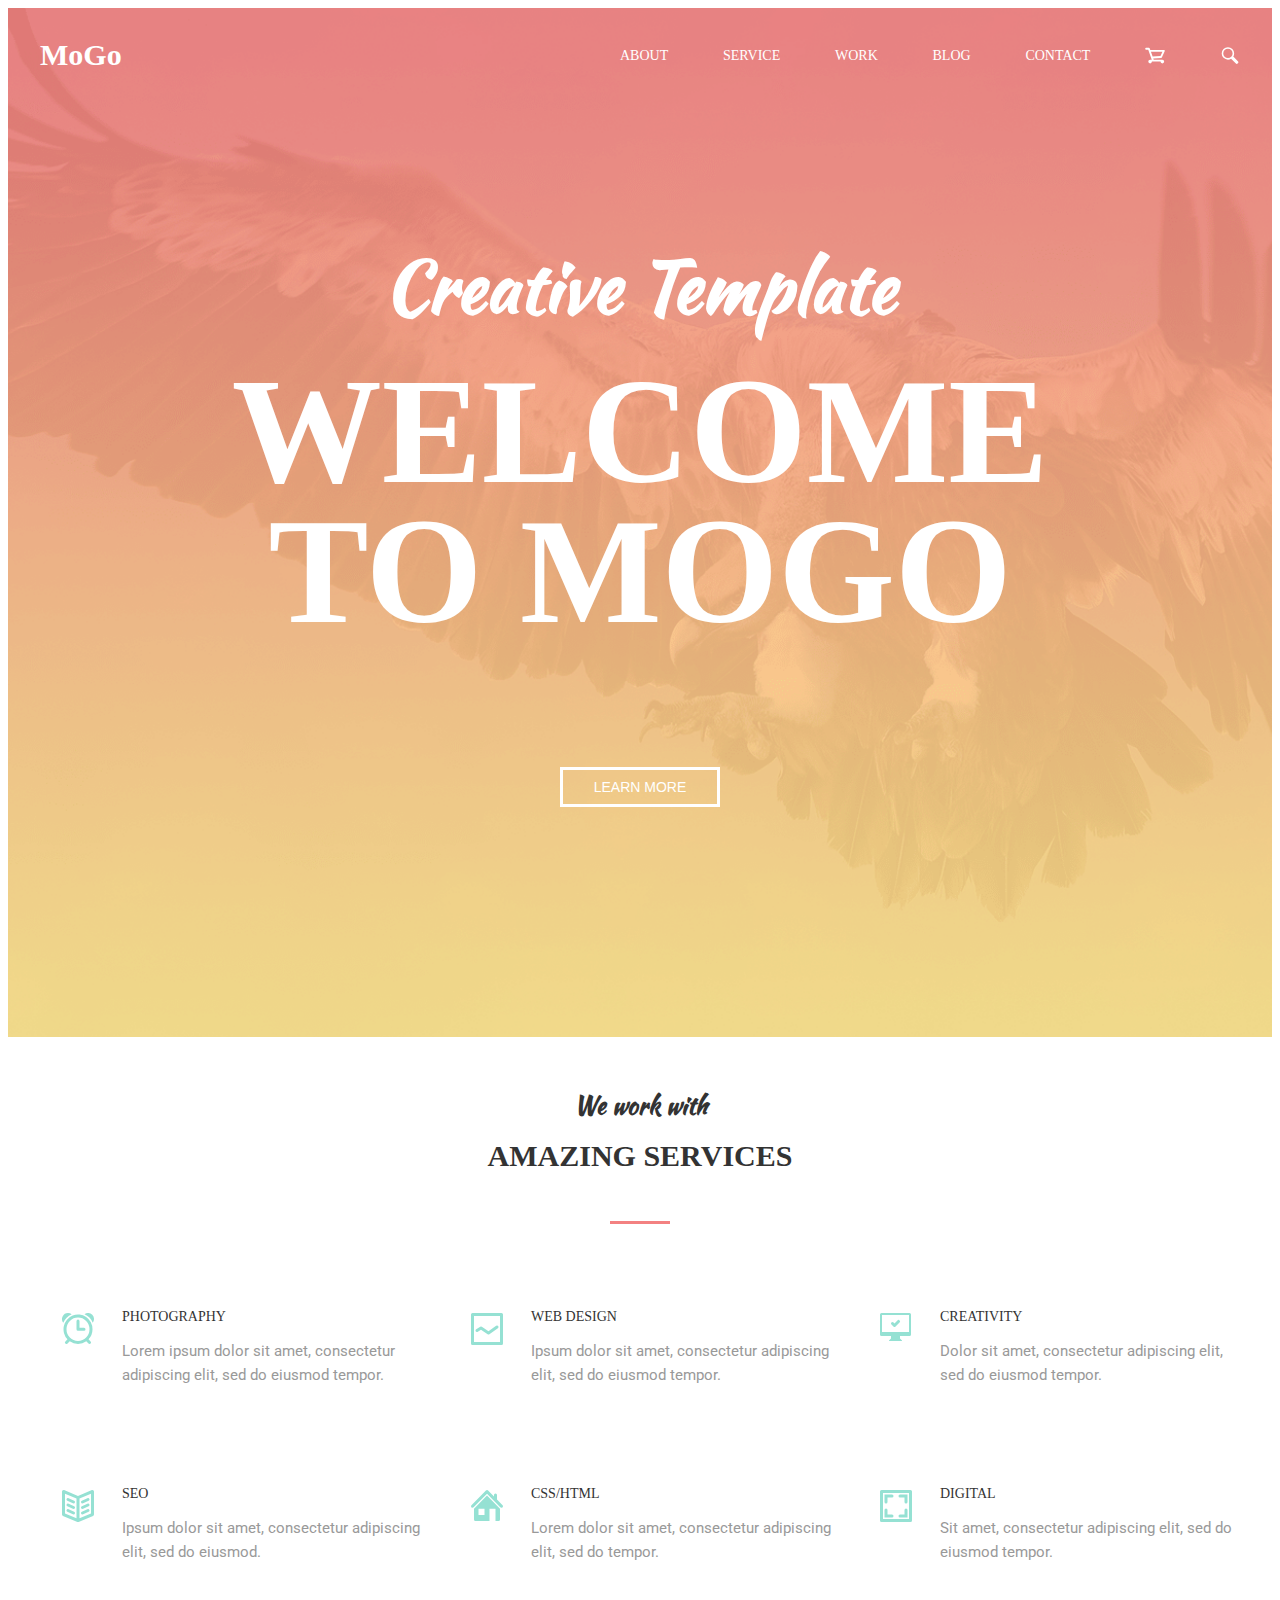
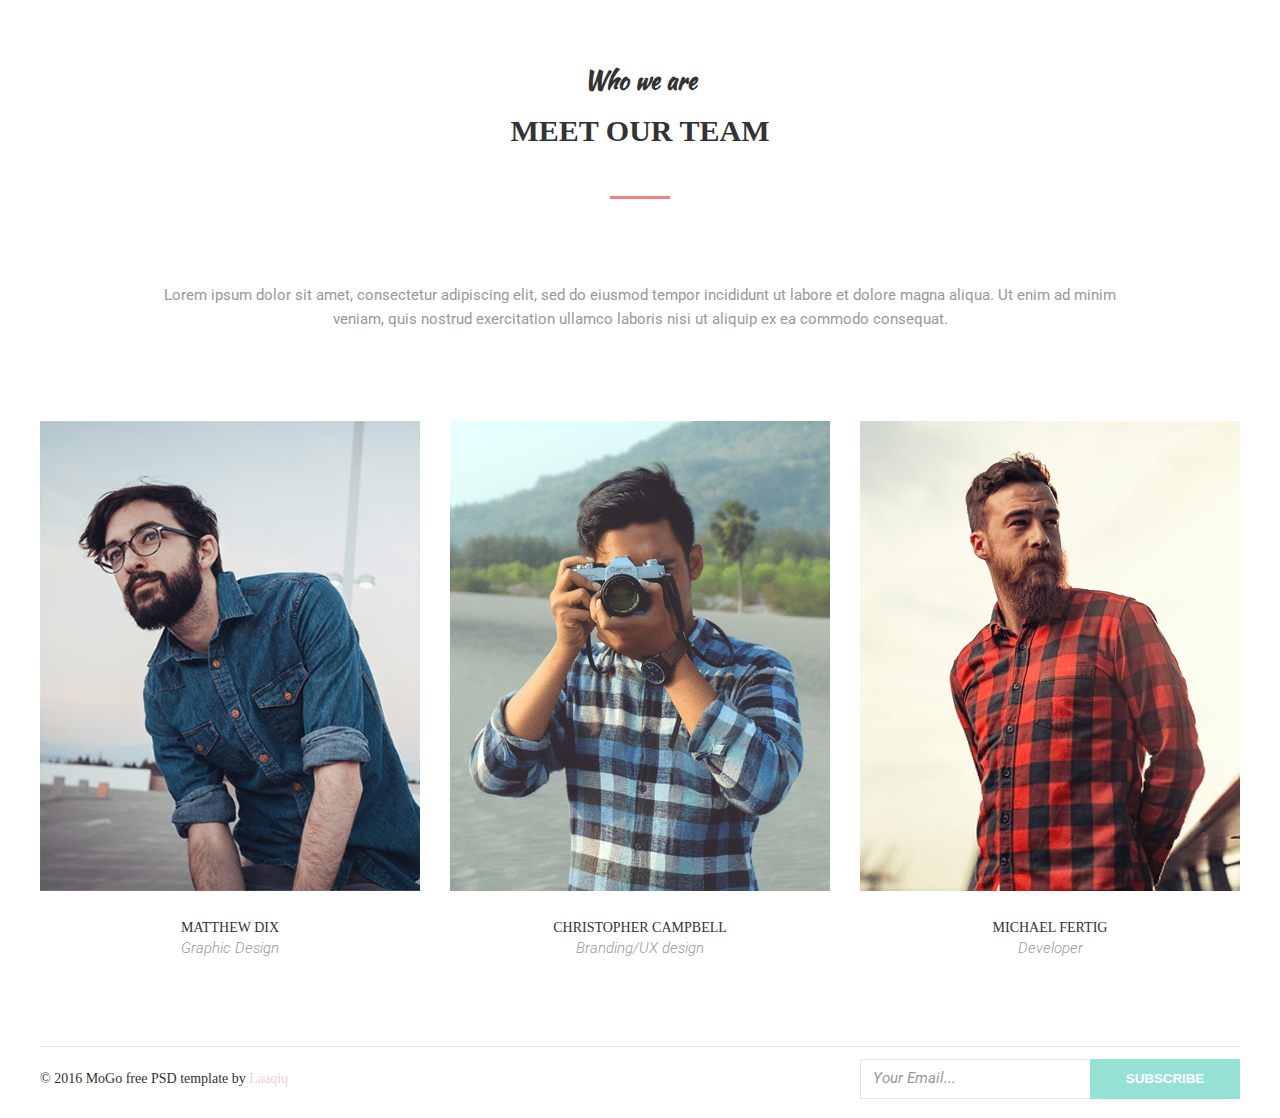
<file: homework10/index.html>
<!DOCTYPE html>
<html lang="en">

<head>
    <meta charset="UTF-8">
    <meta name="viewport" content="width=device-width, initial-scale=1.0">
    <meta http-equiv="X-UA-Compatible" content="ie=edge">
    <title>Homework10</title>
    
    <link rel="stylesheet"
        href="https://fonts.googleapis.com/css?family=Kaushan+Script|Montserrat:400,700|Roboto:300i,400&display=swap">
    <link rel="stylesheet" href="css/styles.css">
</head>

<body>
    <header class="header">
        <nav class="header__nav container">
            <h1 class="header__logo"><a href="#" class="link header__logo-link">MoGo</a></h1>

            <ul class="list header__navigation">
                <li class="header__navigation-item"><a href="#" class="link">about</a></li>
                <li class="header__navigation-item"><a href="#" class="link">service</a></li>
                <li class="header__navigation-item"><a href="#" class="link">work</a></li>
                <li class="header__navigation-item"><a href="#" class="link">blog</a></li>
                <li class="header__navigation-item"><a href="#" class="link">contact</a></li>
                <li class="header__navigation-item">
                    <a href="#" class="link">
                        <svg xmlns="http://www.w3.org/2000/svg" class="header__navigation-icon" viewbox="0 0 18 15">
                            <path
                                d="M17.726 3.663h.001l-2.475 5.5a.826.826 0 01-.697.485l-7.128.475.412 1.176H15.6a1.65 1.65 0 11-1.65 1.651h-7.7a1.65 1.65 0 11-1.65-1.651h1.491L2.915 2.225h-1.89a.825.825 0 010-1.65H3.5c.36 0 .663.232.776.553l.003-.001.48 1.373h12.216a.825.825 0 01.751 1.163zM5.337 4.15l1.525 4.357 7.089-.473 1.748-3.884H5.337z" />
                            </svg>
                    </a>
                </li>
                <li class="header-navigation-item">
                    <a href="#" class="link">
                        <svg xmlns="http://www.w3.org/2000/svg" class="header__navigation-icon" viewbox="0 0 18 18">
                            <path
                                d="M17.317 14.983a1.65 1.65 0 01-2.334 2.333l-4.836-4.835A6.56 6.56 0 016.8 13.4a6.6 6.6 0 116.6-6.6 6.56 6.56 0 01-.919 3.347l4.836 4.836zM6.8 1.849a4.95 4.95 0 10.001 9.901A4.95 4.95 0 006.8 1.85z" />
                            </svg>
                    </a>
                </li>
            </ul>
        </nav>
        <h2 class="header__text">Creative Template</h2>
        <p class="header__title">welcome to mogo</p>
        <button class="header__button">Learn more</button>
    </header>

    <main class="container">
        <section class="section features">
            <h2 class="section__title"><span class="section__title-span">We work with</span>amazing services</h2>
            <ul class="list features__list">
                <li class="features__list-item features__list-item--alarm">
                    <h3 class="features__list-name">photography</h3>
                    <p>Lorem ipsum dolor sit amet, consectetur adipiscing elit, sed do eiusmod tempor.</p>
                </li>
                <li class="features__list-item features__list-item--line_graph">
                    <h3 class="features__list-name">web design</h3>
                    <p>Ipsum dolor sit amet, consectetur adipiscing elit, sed do eiusmod tempor.</p>
                </li>
                <li class="features__list-item features__list-item--computer">
                    <h3 class="features__list-name">creativity</h3>
                    <p>Dolor sit amet, consectetur adipiscing elit, sed do eiusmod tempor.</p>
                </li>
                <li class="features__list-item features__list-item--book">
                    <h3 class="features__list-name">seo</h3>
                    <p>Ipsum dolor sit amet, consectetur adipiscing elit, sed do eiusmod.</p>
                </li>
                <li class="features__list-item features__list-item--home">
                    <h3 class="features__list-name">css/html</h3>
                    <p>Lorem dolor sit amet, consectetur adipiscing elit, sed do tempor.</p>
                </li>
                <li class="features__list-item features__list-item--image">
                    <h3 class="features__list-name">digital</h3>
                    <p>Sit amet, consectetur adipiscing elit, sed do eiusmod tempor.</p>
                </li>
            </ul>
        </section>

        <section class="section team">
            <h2 class="section__title"><span class="section__title-span">Who we are</span>meet our team</h2>
            <p class="team__text">Lorem ipsum dolor sit amet, consectetur adipiscing elit, sed do eiusmod tempor
                incididunt ut labore et dolore magna aliqua. Ut enim ad minim veniam, quis nostrud exercitation ullamco
                laboris nisi ut aliquip ex ea commodo consequat.</p>
            <ul class="list team__list">
                <li class="team__list-item">
                    <img class="team__list-img" src="img/Layer16-min.png" srcset="img/Layer16@2x-min.png 2x"
                        alt="Matthew" height="470">
                    <p class="team__list-name">matthew dix</p>
                    <p class="team__list-position">Graphic Design</p>
                    <div class="team__list-hover">
                        <ul class="team__list-socials">
                            <li class="team__list-icon"><a href="#" class="link">
                                    <svg class="hover__icon">
                                        <use href="img/symbol-defs.svg#facebook"></use>
                                    </svg>
                                </a>
                            </li>
                            <li class="team__list-icon"><a href="#" class="link">
                                    <svg class="hover__icon">
                                        <use href="img/symbol-defs.svg#twitter"></use>
                                    </svg>
                                </a>
                            </li>
                            <li class="team__list-icon"><a href="#" class="link">
                                    <svg class="hover__icon">
                                        <use href="img/symbol-defs.svg#pinterest"></use>
                                    </svg>
                                </a>
                            </li>
                            <li class="team__list-icon"><a href="#" class="link">
                                    <svg class="hover__icon">
                                        <use href="img/symbol-defs.svg#instagram"></use>
                                    </svg>
                                </a>
                            </li>
                        </ul>
                    </div>
                </li>
                <li class="team__list-item">
                    <img class="team__list-img" src="./img/Layer19-min.png" srcset="img/Layer19@2x-min.png 2x"
                        alt="Christopher" height="470">
                    <p class="team__list-name">christopher campbell</p>
                    <p class="team__list-position">Branding/UX design</p>
                    <div class="team__list-hover">
                        <ul class="team__list-socials">
                            <li class="team__list-icon"><a href="#" class="link">
                                    <svg class="hover__icon">
                                        <use href="img/symbol-defs.svg#facebook"></use>
                                    </svg>
                                </a>
                            </li>
                            <li class="team__list-icon"><a href="#" class="link">
                                    <svg class="hover__icon">
                                        <use href="img/symbol-defs.svg#twitter"></use>
                                    </svg>
                                </a>
                            </li>
                            <li class="team__list-icon"><a href="#" class="link">
                                    <svg class="hover__icon">
                                        <use href="img/symbol-defs.svg#pinterest"></use>
                                    </svg>
                                </a>
                            </li>
                            <li class="team__list-icon"><a href="#" class="link">
                                    <svg class="hover__icon">
                                        <use href="img/symbol-defs.svg#instagram"></use>
                                    </svg>
                                </a>
                            </li>
                        </ul>
                    </div>
                </li>
                <li class="team__list-item">
                    <img class="team__list-img" src="./img/Layer18-min.png" srcset="img/Layer18@2x-min.png 2x"
                        alt="Michael" height="470">
                    <p class="team__list-name">michael fertig</p>
                    <p class="team__list-position">Developer</p>
                    <div class="team__list-hover">
                        <ul class="team__list-socials">
                            <li class="team__list-icon"><a href="#" class="link">
                                    <svg class="hover__icon">
                                        <use href="img/symbol-defs.svg#facebook"></use>
                                    </svg>
                                </a>
                            </li>
                            <li class="team__list-icon"><a href="#" class="link">
                                    <svg class="hover__icon">
                                        <use href="img/symbol-defs.svg#twitter"></use>
                                    </svg>
                                </a>
                            </li>
                            <li class="team__list-icon"><a href="#" class="link">
                                    <svg class="hover__icon">
                                        <use href="img/symbol-defs.svg#pinterest"></use>
                                    </svg>
                                </a>
                            </li>
                            <li class="team__list-icon"><a href="#" class="link">
                                    <svg class="hover__icon">
                                        <use href="img/symbol-defs.svg#instagram"></use>
                                    </svg>
                                </a>
                            </li>
                        </ul>
                    </div>
                </li>
            </ul>
        </section>

        <footer class="footer">
            <p class="footer__text">© 2016 MoGo free PSD template by <span class="footer__text-2">Laaqiq</span></p>
            <form action="#" method="get" class="form__container">
                <label for="email_input"></label>
                <input type="text" name="subscribe" id="email_input" class="input__field" placeholder="Your Email...">
                <input type="submit" value="subscribe" class="footer__button">
            </form>
        </footer>
    </main>
</body>

</html>
</file>
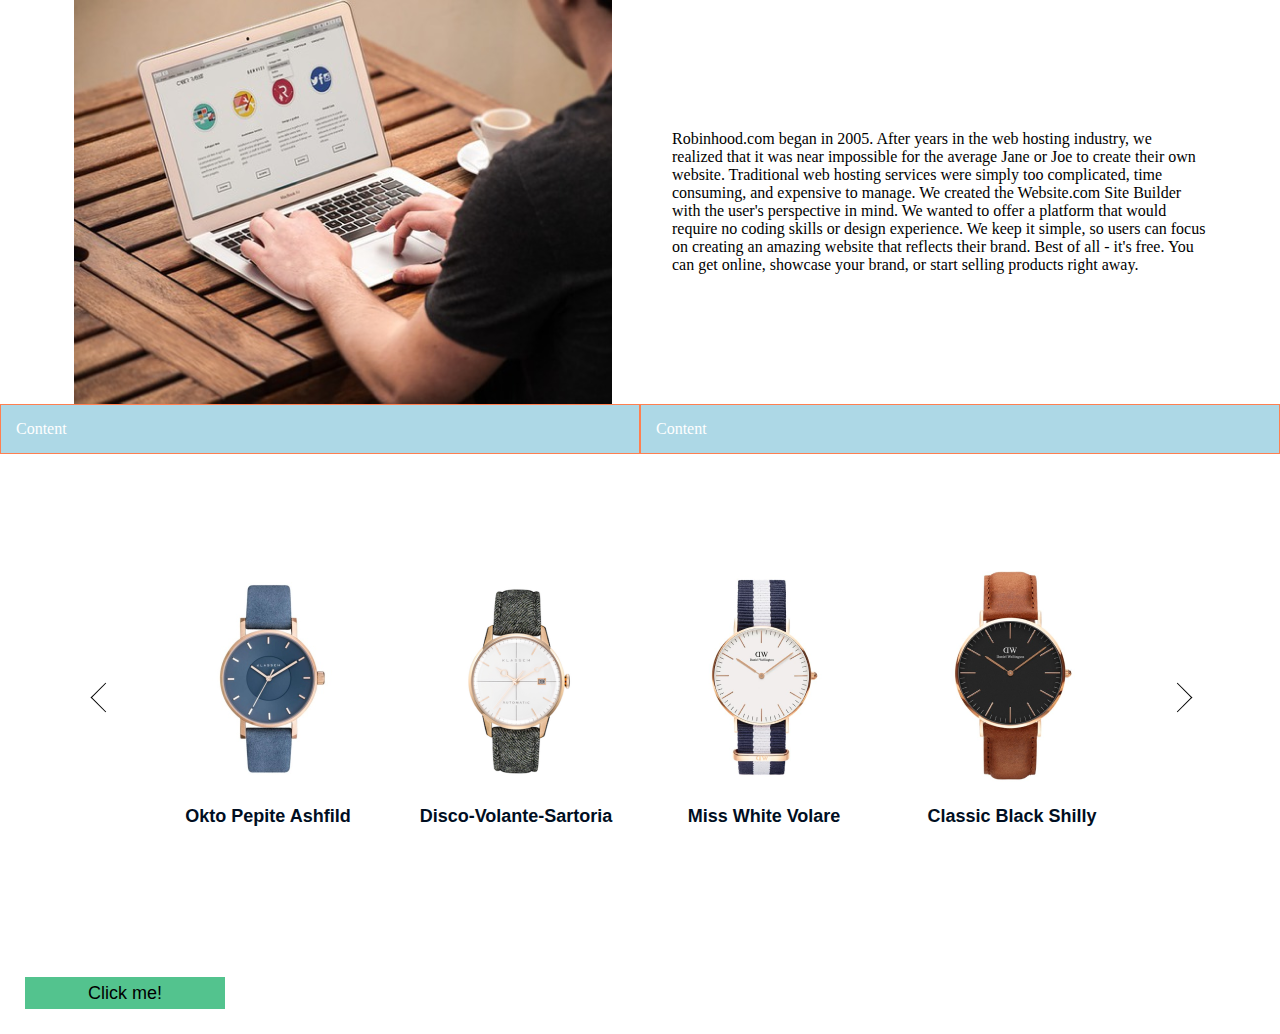
<file: m6/index.html>
<!DOCTYPE html>
<html lang="en">
<head>
    <meta charset="UTF-8">
    <meta name="viewport" content="width=device-width, initial-scale=1.0">
    <meta http-equiv="X-UA-Compatible" content="ie=edge">
    <link rel="stylesheet" href="./app.css">
    <title>Document</title>
</head>
<body>
    <div class="block-container">
        <img src="image/image.png" alt="lol">
        <p>Robinhood.com began in 2005. After years in the web hosting industry, we realized that it was near impossible for the average Jane or Joe to create their own website. Traditional web hosting services were simply too complicated, time consuming, and expensive to manage. We created the Website.com Site Builder with the user's perspective in mind. We wanted to offer a platform that would require no coding skills or design experience. We keep it simple, so users can focus on creating an amazing website that reflects their brand. Best of all - it's free. You can get online, showcase your brand, or start selling products right away.</p>
    </div>
    <div class="flex-container">
        <div class="flex-item">Content</div>
        <div class="flex-item">Content</div>
    </div>





<section class="products">
    <ul class="container">
        <li class="navigation">
            <button class="nav-btn prev-btn"></button>
            <button class="nav-btn next-btn"></button>
        </li>
        <li class="column">
            <a href="#" class="product">
                    <div class="image-wrapper">
                <img src="image/1.png" alt="lol" class="product-image">
                </div>
                <h3 class="product-title">Okto Pepite Ashfild</h3>
            </a>
        </li>
        <li class="column">
                <a href="#" class="product">
                    <div class="image-wrapper">
                        <img src="image/2.png" alt="lol" class="product-image">
                    </div>
                        <h3 class="product-title">Disco-Volante-Sartoria</h3>
                    </a><li>
        <li class="column">
                <a href="#" class="product">
                        <div class="image-wrapper">
                        <img src="image/3.png" alt="lol" class="product-image">
                        </div>
                        <h3 class="product-title">Miss White Volare</h3>
                    </a>
        </li>
        <li class="column">
                <a href="#" class="product">
                        <div class="image-wrapper">
                        <img src="image/4.png" alt="lol" class="product-image">
                        </div>
                        <h3 class="product-title">Classic Black Shilly</h3>
                    </a>
        </li>
    </ul>
</section>
<button class="my-button">Click me!</button>
</body>
</html>
</file>
<file: homework-03/styles.css>
html{
    box-sizing: border-box;
}
*,*::before, *::after{box-sizing:inherit ;}

.wrapper{
    width: 900px;
    margin: 0 auto;
   
  
}
body{
    font-family: 'Playfair Display', 'Ubuntu', sans-serif;
  color: #626262;
    line-height: 24px;
    margin: 0;
  }
  

  .site-navigation
  {
     width: 900px;
      margin: 0;
      padding: 0;
      padding-top: 72px;
      padding-bottom: 98px;
      font-size:0;
    list-style: none;
    text-align: center;
    
    
  }
  .site-navigation li{
      margin-right: 154px;
      display: inline-block;
  }
  .site-navigation li:last-child{
      margin-right: 0;
  }

  .site-navigation a{
color: #626262;
font-weight: 700px;
text-decoration: none;
line-height: 14px;
display: block;
margin: 0;
font-size:14px;
  }

  .site-navigation a:hover{color: #03a9f4;}

  .features {
    font-size:0;
    list-style: none;      
    margin: 0 ;
      padding: 0;
     margin-bottom: 130px;
  }
 
  .list-item {
    display: inline-block;
      width: 420px;
      margin: 0;
      margin-right: 60px;  
      vertical-align: top;
      
      text-align: left;
      font-size:16px;
 
    margin-bottom: 34px;
  }
 
  .list-item:nth-child(2n){
      margin-right: 0;
  }
  .features .list-item h3{
      font-size: 30px;
      font-weight: 500 ;
      font-family:'Playfair Display', serif ;
      color:#626262;
      margin: 0px;
      margin-bottom: 35px;
  }
.features .list-item img{margin-bottom: 30px;}

  .features .list-name {
      font-size: 14px;
     color: #c4bfbe ;
     line-height: 17px;
     font-family:'Ubuntu', serif ;
     margin:0;
     margin-left: 0;
     margin-bottom: 30px;
    
  }
  .button {
    font-family:'Playfair Display', serif ;
    color:#626262;
    text-align: center;
    border: 1px solid #626262; 
    background: #ffffff;
    font-size: 14px; 
    padding: 5px 20px; 
    
    margin-top: 0;
  }
  button{
    
    display: block;
    margin: auto;
    
  }
  button:hover {
    background-color: #03a9f4;
}
</file>
<file: homework-04/styles.css>
html{
    box-sizing: border-box;
}

*,
*::before,
*::after {
    box-sizing: inherit;
}
body{
    font-family: 'Roboto', sans-serif;
    color: #555252;
    margin: 0;
}
.wrapper {
    padding-top: 40px;
    padding-bottom: 100px;
}
.page-header{
    padding-top: 38px;
    padding-bottom: 110px;
}
.clearfix::after{
    content:'';
    display: table;
    clear:both;
    }

    .container{
        width: 1110px;
        margin:0 auto;
    }
    .logo{
        float: left;
    font-size: 30px;
    font-family: 'Roboto', sans-serif;
    text-transform: uppercase;
    line-height: 32px;
    text-decoration: none;
    font-weight: 300;
    margin: 0;
    }
    .logo::first-letter {
        font-weight: 900;
         color: #1abc9c;
    }
    .link {
        list-style: none;
        text-decoration: none;
        color: #555252;
    }

    .list{
        float: right;
    width: 464px;
    margin: 0;
    margin-top: 10px;
    padding: 0;
    font-size: 14px;
    list-style: none;
    }
    .list li{
        float:left;
       margin-right: 28px;
    }
    
    .list li:last-child {
        margin-right: 0;
    }
    .list a{
        color: #000000;
font-weight: bold;
text-decoration: none;
display: block;
margin: 0;
font-size:11px;
    }
    .features-title{
        font-weight: 700;
        font-size: 48px;
        font-family: 'Roboto', sans-serif;
        text-align: center;
        position: relative;
        display: block;
        margin: 0 auto;
        margin-bottom: 120px;
    }
    .features-title::after{
        content:'';
        width: 164px;
        height: 7px;
        background-color: #1abc9c;
        margin:auto;
        display: block;
    }
    .features{
        list-style: none;      
        margin: 0 ;
          padding: 0;
      }
      .features-list{
          padding: 0;
        margin: 0;
    }
      .features-list-item {
        font-size: 0;
        float: left;
        display: block;
        margin-right: 30px;
        margin-bottom: 30px;
      }
      .features-list-item:nth-child(4n) {
        margin-right: 0;
        margin-bottom: 0;
    }
      .features-list-name {
        background-color: #323232;
        font-size: 18px;
        color: #ffffff;
        display: inline-block;
        width: 200px;
        height: 40px;
        font-family: 'Roboto', sans-serif;
        text-transform: uppercase;
        font-weight: 900;
        padding: 10px 15px;
    }
    
    .features-list-price {
        background-color: #8c8c8c;
        font-size: 18px;
        color: #ffffff;
        display: inline-block;
        width: 54px;
        height: 40px;
        padding: 10px 10px;
        font-family: 'Roboto', sans-serif;
        font-weight: 900;
    }
    .features-list-item a:hover .features-list-name{
        background-color: #1abc9c;
        }
        .features-list-item a:hover .features-list-price{
            background-color: #7fd9c7;
        }
    img {
        display: block;
    }
    li {
        list-style-type: none;
        /* Убираем маркеры */
      }
      .news-list{padding: 0;
    }
    .news-list-item{
        float:left;
        width: 350px;
        margin-right: 30px;
    }
    .news-list:not(:last-child) {
        margin-right: 30px;
    }
    
    .image {
        margin-bottom: 14px;
    }
    
    .news-header {
        font-size: 18px;
        line-height: 26px;
        font-weight: 600;
        margin: 0;
        margin-bottom: 40px;
        position: relative;
        
    }
    
    .news-header::after {
        content: '';
        position: absolute;
        bottom: 0;
        top: 70px;
        left: 0;
        width: 134px;
        height: 3px;
        background: #1abc9c;
    }
    .news-list-item:nth-child(3n) {
        margin-right: 0;
    }
    
    p {
        font-size: 14px;
        line-height: 26px;
        margin: 0;
    }
    
    .readme{
        padding: 20px 40px;
        width: 160px;
        background-color: #4ec6ab;
        border-radius: 5px;
        cursor: pointer;
        font-family: 'Open Sans', sans-serif;
        font-weight: 300;
        margin-top: 14px;
    }
    
    .readme a {
        list-style: none;
        text-decoration: none;
        color: #ffffff;
    }
</file>
<file: homework-05/styles.css>
html{
    box-sizing: border-box;
}

*,
*::before,
*::after {
    box-sizing: inherit;
}
body{
    font-family: 'Roboto', sans-serif;
    color: #555252;
    margin: 0;
}
img {
    display: block;
    position: relative;
    max-width: 100%;
    height: auto;
}

.clearfix::after{
    content:'';
    display: table;
    clear:both;
    }
    
 .page-header{
     padding-top: 38px;
        padding-bottom: 34px;
    }

    .container{
        width: 1110px;
        margin:0 auto;
    }
    .logo{
        float: left;
    font-size: 30px;
    font-family: 'Roboto', sans-serif;
    text-transform: uppercase;
    line-height: 32px;
    text-decoration: none;
    font-weight: 300;
    margin: 0;
    
    }
    
    .logo::first-letter {
        font-weight: 900;
        color: #1abc9c;
    }
    
    .link {
        list-style: none;
        text-decoration: none;
        color: #555252;
    }

    .list{
        float: right;
    width: 464px;
    margin: 0;
    margin-top: 8px;
    padding: 0;
    font-size: 14px;
    list-style: none;
    }
    .list li{
        float:left;
       margin-right: 28px;
    }
    
    .list li:last-child {
        margin-right: 0;
    }
    .list a{
        color: #000000;
font-weight: bold;
text-decoration: none;
display: block;
margin: 0;
font-size:11px;
    }
    .nav-btn{
        display: block;
        width: 25px;
        height: 32px;
        position: absolute;
        border: 0;
        background-color: transparent;
        
    }
   
    .ctrl{
        margin: 0;
        padding: 0;
        list-style: none;
    }
    .slider-ctrl{
        position: absolute;
        top: 50%;
        transform: translateY(-35%);
        border: none;
        display: inline-block;
        width: 104px;
        height: 104px;
        background: transparent;
        transition: linear 0.5s;
    }
    .slider-ctrl:hover {
        background-color: #1abc9c;
    }
    
    .slider-ctrl-prev {
        left: 220px;
    }
    
    .slider-ctrl-next {
        right: 220px;
    }
    
    .slider-ctrl-prev::before {
        transform: rotate(45deg);
        right: 30px;
    }
    
    .slider-ctrl-next::before {
        transform: rotate(225deg);
        left: 30px;
    }
    
    .image {
        position: relative;
    }
    .first-title {
        font-family: 'Roboto', sans-serif;
        font-size: 60px;
        line-height: 82px;
        font-weight: 900;
        width: 764px;
        text-align: left;
        position: absolute;
        margin: 0 auto;
        display: block;
        color: #ffffff;
        bottom: 220px;
        right: 390px;
    }
    
    .image-text {
        font-size: 24px;
        line-height: 54px;
        font-weight: 300;
    }
    
    .slider-ctrl::before {
        content: '';
        position: absolute;
        width: 30px;
        height: 30px;
        border-left: 3px solid #ffffff;
        border-bottom: 3px solid #ffffff;
        top: 0;
        bottom: 0;
        margin: auto;
    }
    
    .second-features {
        background-color: #e9f0fd;
        padding-top: 100px;
    }
    
    .second-title {
        font-family: 'Roboto', sans-serif;
        font-size: 48px;
        text-align: center;
        font-weight: 900;
        position: relative;
        margin: 0 auto;
        display: block;
        margin-bottom: 118px;
    }
    
    .second-title::after {
        content: '';
        display: block;
        width: 164px;
        height: 8px;
        background: #1abc9c;
        margin: auto;
        margin-top: 20px;
    }
    
    .features-list {
        padding: 0 0 100px;
        margin: 0;
        
    }
    
    .features-list-item {
        float: left;
        display: block;
        margin-right: 30px;
        position: relative;
        /* width: 255px; */
    }
    
    .features-list-item:nth-child(4n) {
        margin-right: 0;
    }
    
    .features-list-name {
        background-color: #323232;
        font-size: 18px;
        color: #ffffff;
        float: left;
        width: 200px;
        height: 40px;
        font-family: 'Roboto', sans-serif;
        text-transform: uppercase;
        font-weight: 900;
        padding: 10px 15px;
        margin: 0;
    }
    
    .features-list-price {
        background-color: #8c8c8c;
        font-size: 18px;
        text-align: center;
        color: #ffffff;
        float: right;
        width: 55px;
        height: 40px;
        padding: 10px 10px;
        font-family: 'Roboto', sans-serif;
        font-weight: 900;
        margin: 0;
    }
    
    .features-list-item:hover .features-list-name {
        background-color: #1abc9c;
    }
    
    .features-list-item:hover .features-list-price {
        background-color: #7fd9c7;
    }
    
    .footer {
        background-color: #323232;
        text-align: center;
        height: 88px;
    }
    
    .footer-text {
        font-family: 'Open Sans', sans-serif;
        font-size: 16px;
        line-height: 28px;
        color: #f0f0f0;
        margin: 0;
        padding-top: 38px;
    }
    
    .link {
        color: #f0f0f0;
        text-decoration: none;
    }
    
    .link:hover {
        color: #45b6a1;
    }
    
    .features-list-hover {
        position: absolute;
        width: 100%;
        height: 285px;
        opacity: 0;
        border: 10px solid rgba(255, 255, 255, 0.7);
        background-color: rgba(0, 0, 0, 0.549);
        z-index: 1;
    }
    
    .features-list-button {
        display: block;
        float: left;
        margin-top: 80px;
        margin-bottom: 7px;
        margin-right: 9px;
        border-width: 1px;
        border-color: rgb(255, 255, 255);
        width: 48px;
        height: 48px;
        border-style: solid;
        background-color: transparent;
        background-image: url(./img/heart.png),
        url(https://github.com/SmKaterina/goit-fe-course/blob/master/homework-05/img/arrows.png),
        url(https://github.com/SmKaterina/goit-fe-course/blob/master/homework-05/img/clock.png);
        background-repeat: no-repeat;
        background-position: center;
    }
    
    .features-list-hover button:first-child {
        margin-left: 35px;
    }
    
    .features-list-hover button:nth-child(3) {
        margin-right: 0;
    }
    
    .features-list-button-text {
        position: absolute;
        display: block;
        border-width: 1px;
        border-color: rgb(255, 255, 255);
        width: 164px;
        height: 48px;
        border-style: solid;
        font-size: 14px;
        line-height: 32px;
        text-transform: uppercase;
        color: #ffffff;
        background-color: #323232;
        top: 135px;
        left: 35px;
    }
    
    .features-list-image {
        margin: 0 auto;
    }
    
    .features-list-image-2 {
        margin: 0 auto;
        float: left;
    }
    
    .features-list-item:hover .features-list-hover {
        opacity: 1;
    }
    
    .features-list-button:hover {
        background-color: #1abc9c;
    }
    
    .features-list-button-text:hover {
        background-color: #323232;
    }
</file>
<file: homework-06/styles.css>
html {
    box-sizing: border-box;
  }
  
  *,
  *::before,
  *::after {
    box-sizing: inherit;
  }
  
  body {
    font-family: "Montserrat", sans-serif;
    color: #999999;
    font-size: 15px;
    line-height: 24px;
  }
  
  img {
    display: block;
    max-width: 100%;
    height: auto;
  }
  
  .container {
    width: 1200px;
    margin: 0 auto;
  }
  
  .page-nav {
    display: flex;
    justify-content: space-between;
    align-items: center;
  }
  
  .logo {
    display: inline-block;
    font-size: 30px;
    line-height: 36px;
    font-weight: bold;
    margin: 0;
  }
  
  .link {
    text-decoration: none;
    color: #95e1d3;
  }
  
  .page-header {
    width: 100%;
    padding-top: 29px;
    margin-bottom: 112px;
  }
  .site-navigation {
    display: flex;
    justify-content: space-between;
    min-width: 490px;
    margin: 0;
    padding: 0;
    font-size: 14px;
    line-height: 17px;
    list-style: none;
    text-transform: uppercase;
  }
  
  .site-navigation a {
    display: block;
    position: relative;
    text-decoration: none;
    color: #a2e5d9;
    transition: color 200ms linear;
  }
  
  .site-navigation a:hover {
    color: #f6a1a1;
  }
  
  .site-navigation a:hover::after {
    content: "";
    position: absolute;
    width: 50px;
    height: 3px;
    bottom: -12px;
    left: 50%;
    transform: translateX(-50%);
    background-color: #f38181;
  }
  
 
  
  .features {
    margin-bottom: 92px;
  }
  
  .features-title {
    text-transform: uppercase;
    text-align: center;
    color: #333333;
    font-size: 30px;
    line-height: 50px;
    font-weight: bold;
    margin: 0;
    padding-bottom: 84px;
  }
  .features-title::after {
    content: "";
    display: block;
    margin: 0 auto;
    margin-top: 40px;
    width: 60px;
    height: 3px;
    bottom: 70px;
    background-color: #f38181;
  }
  
  .features-title-span {
    display: block;
    font-family: "Kaushan Script", cursive;
    text-transform: none;
    font-size: 24px;
    color: #333333;
    margin: 0;
  }
  
  
  
  .features-list {
    display: flex;
    flex-wrap: wrap;
    justify-content: space-between;
    list-style: none;
    margin: 0;
    padding: 0;
  }
  
  .features-list-name {
    font-size: 14px;
    font-weight: 400;
    line-height: 17px;
    text-transform: uppercase;
    color: #333333;
    margin: 0;
    margin-bottom: 14px;
  }
  
  .features-list-item {
    position: relative;
    width: 382px;
    padding-left: 82px;
    margin-bottom: 98px;
  }
  
  .features-list-item:nth-last-child(-n + 3) {
    margin-bottom: 0;
  }
  
  .features-list-item p {
    font-family: "Roboto", sans-serif;
    margin: 0;
  }
  
  .features-list-item.alarm::before {
    content: url(img/alarm.png);
    position: absolute;
    top: 5px;
    left: 22px;
  }
  
  .features-list-item.line::before {
    content: url(img/line.png);
    position: absolute;
    top: 5px;
    left: 22px;
  }
  
  .features-list-item.comp::before {
    content: url(img/comp.png);
    position: absolute;
    top: 5px;
    left: 22px;
  }
  
  .features-list-item.book::before {
    content: url(img/book.png);
    position: absolute;
    top: 5px;
    left: 22px;
  }
  
  .features-list-item.home::before {
    content: url(img/home.png);
    position: absolute;
    top: 5px;
    left: 22px;
  }
  
  .features-list-item.icon::before {
    content: url(img/icon.png);
    position: absolute;
    top: 5px;
    left: 22px;
  }
  
  .team {
    padding-bottom: 86px;
  }
  
  .team-text {
    font-family: "Roboto", sans-serif;
    text-align: center;
    width: 980px;
    margin: 0 auto;
    margin-bottom: 90px;
  }
  
  .team-list {
    display: flex;
    justify-content: space-between;
    margin: 0;
    padding: 0;
    list-style: none;
  }
  
  .team-list-item p {
    display: flex;
    justify-content: center;
    margin: 0;
  }
  
  .team-list-name {
    text-transform: uppercase;
    font-size: 14px;
    line-height: 17px;
    color: #333333;
    margin-bottom: 9px;
  }
  
  .team-list img {
    padding-bottom: 28px;
  }
  
  .team-list-position {
    font-family: "Roboto", sans-serif;
    font-style: italic;
    font-weight: 300;
  }
  
  .team-list-item {
    position: relative;
  }
  
  .team-list-hover {
    display: flex;
    justify-content: center;
    align-items: center;
    position: absolute;
    width: 100%;
    height: 470px;
    background-image: linear-gradient(
      360deg,
      rgba(252, 227, 138, 0.9) 0%,
      rgba(243, 129, 129, 0.9) 100%
    );
    box-shadow: 10px 10px 0px 0px rgba(149, 225, 211, 1);
    top: -9px;
    left: -10px;
    z-index: 1;
    visibility: hidden;
    opacity: 0;
    transition: opacity 200ms linear;
  }
  
  .team-list-socials {
    display: flex;
    margin: 0;
    padding: 0;
    list-style: none;
  }
  
  .team-list-item:hover .team-list-hover {
    visibility: visible;
    opacity: 1;
  }
  
  .team-list-socials a {
    display: block;
    width: 56px;
    height: 56px;
    border: 1px solid #f9bd87;
    background-position: center;
    background-repeat: no-repeat;
  }
  
  .icon-facebook {
    background-image: url(img/facebook.png);
  }
  
  .icon-twitter {
    background-image: url(img/twitter.png);
  }
  
  .icon-pinterest {
    background-image: url(img/pinterest.png);
  }
  
  .icon-instagram {
    background-image: url(img/instagram.png);
  }
  
  .team-list-socials a:hover {
    background-color: #95e1d3;
    transition: all 200ms linear;
  }
  
  .team-list-icon {
    width: 56px;
    height: 56px;
    background-color: rgb(252, 227, 138);
    opacity: 0;
    transition: all 200ms linear;
  }
  
  .team-list-item:hover .team-list-icon {
    visibility: visible;
    opacity: 1;
  }
  
  .footer {
    display: flex;
    justify-content: space-between;
    align-items: center;
    height: 64px;
    border-top: 1px solid rgb(229, 229, 229);
  }
  
  .footer-text {
    font-size: 14px;
    line-height: 17px;
    color: rgb(51, 51, 51);
    margin: 0;
  }
  
  .footer-text-2 {
    color: #fad0d0;
  }
  
  input::placeholder {
    font-family: "Roboto";
    font-style: italic;
    font-size: 15px;
    line-height: 24px;
    color: rgb(153, 153, 153);
  }
  
  .form-container {
    display: flex;
    width: 380px;
  }
  
  .input-button {
    width: 150px;
    height: 40px;
    border: none;
    background-color: rgb(149, 225, 211);
    color: rgb(255, 255, 255);
    font-weight: bold;
    text-transform: uppercase;
    line-height: 17px;
    text-align: center;
    cursor: pointer;
  }
  
  .input-field {
    width: 230px;
    height: 40px;
    padding: 12px;
    border: 1px solid rgb(229, 229, 229);
    border-right: none;
  }
</file>
<file: homework-07/app.css>
@font-face {
    font-family: 'DroidSerif-font';
    src: url('./fonts/DroidSerifItalic.woff') format('woff');
    font-weight: 400;
    font-style: italic;
}

@font-face {
    font-family: 'Montserrat-r';
    src: url('./fonts/montserrat-v14-latin-regular.woff2') format('woff2');
    font-weight: 400;
    font-style: normal;
}

@font-face {
    font-family: 'Montserrat-b';
    src: url('./fonts/montserrat-v14-latin-700.woff2') format('woff2');
    font-weight: 700;
    font-style: normal;
}

@font-face {
    font-family: 'RobotoSlab-font';
    src: url('./fonts/roboto-slab-v10-latin-regular.woff2') format('woff2');
    font-weight: 400;
    font-style: normal;
}

@font-face {
    font-family: 'Wisdom-font';
    src: url('./fonts/Wisdom\ Script\ AI.woff') format('woff');
    font-weight: 400;
    font-style: italic;
}

html{
    box-sizing: border-box;
}

*,
*::before,
*::after {
    box-sizing: inherit;
}

body {
    font-family: 'Montserrat-r', sans-serif;
    font-size: 14px;
    margin: 0;
}

img {
    display: block;
    max-width: 100%;
    height: auto;
}

.container {
    width: 940px;
    margin: 0 auto;
}

.page-nav {
    display: flex;
    justify-content: space-between;
    align-items: center;
}

.logo {
    font-family: 'Wisdom-font', sans-serif;
    font-size: 26px;
    line-height: 41px;
    margin: 0;
}

.link {
    color: #fed136;
    text-decoration: none;
}

.site-navigation {
    display: flex;
    justify-content: space-between;
    min-width: 485px;
    line-height: 41px;
    font-weight: 700;
    list-style: none;
    margin: 0;
    padding: 0;
    text-transform: uppercase;
}

.site-navigation a {
    text-decoration: none;
    color: #222222;
}

.site-navigation a:hover,
.site-navigation a:focus {
    color: #fedd6c;
}

.page-header {
    width: 100%;
    margin: 36px 0 95px;

}

.features {
    margin-bottom: 120px;
}

.features-title {
    font-family: 'Montserrat-b', sans-serif;
    font-size: 40px;
    line-height: 75px;
    text-transform: uppercase;
    text-align: center;
    margin: 0;
}

.features-title-p {
    font-family: 'DroidSerif-font', sans-serif;
    font-size: 16px;
    line-height: 19px;
    text-align: center;
    color: #898989;
    margin: 0;
    padding-bottom: 78px;
}

.features-list {
    display: flex;
    justify-content: space-between;
    list-style: none;
    margin: 0;
    padding: 0;
}

.features-list-item h3 {
    font-family: 'Montserrat-b', sans-serif;
    font-size: 18px;
    line-height: 75px;
    text-align: center;
    margin: 0;
}

.features-list-item p {
    font-family: 'RobotoSlab-font', sans-serif;
    line-height: 20px;
    text-align: center;
    color: #898989;
    margin: 0;
}

.features-list-item {
    width: 290px;
    position: relative;
}

.features-list-item::before {
    content: '';
    display: block;
    height: 72px;
    background-repeat: no-repeat;
    background-position: center;
}

.features-list-item::after {
    content: '';
    display: block;
    position: absolute;
    border: 3px solid #fed136;
    border-radius: 50%;
    width: 72px;
    height: 72px;
    top: 0;
    left: 109px;
}

.icon-basket::before {
    background-image: url('./img/Icon-Basket.png');
}

.icon-laptop::before {
    background-image: url('./img/Icon-Laptop.png');
}

.icon-locked::before {
    background-image: url('./img/Icon-Locked.png');
}

.second-section {
    background-color: #222222;
    background-image: url('./img/MapImage.png');
    background-repeat: no-repeat;
    background-size: auto;
    background-position: bottom right;
    padding: 92px 0 115px;
}

.features-title.contact {
    color: #ffffff;
}

.info-message {
    display: flex;
    justify-content: space-between;
    flex-wrap: wrap;
}

.input-menu,
.text-message {
    width: 458px;
    height: 212px;
    margin-bottom: 30px;
}

.input-menu {
    display: flex;
    justify-content: space-between;
    flex-direction: column;
}

.input-menu input,
.text-message {
    border: 1px solid rgb(204, 204, 204);
    border-radius: 2px;
    padding: 20px;
    resize: none;
    font-family: 'Montserrat-b';
    text-transform: uppercase;
}

.text-message {
    border-radius: 5px;
}

input::placeholder,
textarea::placeholder {
    color: #cdcdcd;
}

button {
    font-family: 'Montserrat-b';
    font-size: 18px;
    color: rgb(255, 255, 255);
    text-transform: uppercase;
    margin: 0 auto;
    border-radius: 3px;
    background-color: rgb(254, 209, 54);
    border-style: none;
    width: 240px;
    height: 66px;
    cursor: pointer;
}

input[name="name"]:focus:valid,
input[name="email"]:focus:valid,
textarea:focus:valid {
    outline: none;
    box-shadow: 0px 0px 2px 2px rgba(0, 230, 64, 1) inset;
}

input:focus:invalid,
textarea:focus:invalid {
    outline: none;
    box-shadow: 0px 0px 2px 2px rgba(242, 38, 19, 1) inset;
}

input[name="subject"] {
    outline: none;
}
</file>
<file: homework-08/app.css>
html {
    box-sizing: border-box;
}

*,
*::before,
*::after {
    box-sizing: inherit;
}

body {
    font-family: 'Montserrat', sans-serif;
    font-size: 14px;
    font-weight: bold;
    margin: 0;
}

img {
    display: block;
    max-width: 100%;
    height: auto;
}

.container {
    width: 320px;
    margin: 0 auto;
}

.page-header {
    background-repeat: no-repeat;
    background-size: cover;
}

.nav-page a {
    text-decoration: none;
    color: #ffffff;
}

.logo {
    display: block;
    margin: 0;
    font-size: 20px;
    font-weight: bold;
    line-height: 24px;
    text-align: center;
}

button {
    border: 2px solid transparent;
    border-radius: 20px;
    background-color: transparent;
    line-height: 1.2;
    height: 40px;
    padding: 0;
    outline: none;
    cursor: pointer;
}

.nav-page {
      margin-bottom: 34px;
}

.page-button {
    display: flex;
    justify-content: center;
}

.page-button button {
    color: #ffffff;
    font-weight: bold;
    width: 94px;
    height: 40px;
    transition: border-color .2s linear;
}

.page-button button:hover,
.page-button button:focus {
    border-color: #ffffff;
}

h1 {
    font-size: 30px;
    color: rgb(255, 255, 255);
    font-weight: bold;
    text-transform: uppercase;
    line-height: 36px;
    text-align: center;
    margin: 0 0 16px;
}

.header-text {
    font-family: 'Roboto', sans-serif;
    font-size: 18px;
    color: rgb(255, 255, 255);
    line-height: 22px;
    text-align: center;
    font-weight: 300;
    margin: 0 50px 18px;
}

.header-button {
    display: block;
    font-weight: bold;
    color: #ffffff;
    text-align: center;
    margin: 0 auto;
    padding: 12px 53px;
    background-color: rgb(255, 78, 80);
    border-style: none;
}

.header-button:hover,
.header-button:focus {
    color: rgb(255, 78, 80);
    background-color: #ffffff;
    transition: all 200ms linear;
}

.team {
    margin: 68px 0 56px;
}

h2 {
    font-size: 22px;
    color: #333333;
    line-height: 26px;
    text-align: center;
    margin: 0 0 14px;
}

.team-list {
    list-style: none;
    margin: 0;
    padding: 0;
}

.team-list-item {
    width: 216px;
    margin: 0 auto;
    position: relative;
}

.team-list-img {
    margin: 0 auto;
}

.team-list-item::after {
    position: absolute;
    top: 85px;
    right: 45px;
}

.team-list-item:nth-of-type(1)::after {
    content: url('./img/TV.png');
}

.team-list-item:nth-of-type(2)::after {
    content: url('./img/Tube.png');
}

.team-list-item:nth-of-type(3)::after {
    content: url('./img/Cup.png');
}

.team-list-item:nth-of-type(4)::after {
    content: url('./img/telegramm.png');
}

.team-list-name {
    margin: 20px 0 16px;
    line-height: 17px;
    color: #333333;
    text-align: center;
}

.team-list-text {
    margin: 0 0 30px;
    font-family: 'Roboto', sans-serif;
    font-weight: 300;
    text-align: center;
    color: #666666;
}

.team-button {
    display: block;
    margin: 0 auto;
    padding: 10px 72px;
    font-weight: bold;
    line-height: 1.2;
    text-align: center;
    color: rgb(255, 78, 80);
    border: 2px solid rgb(255, 78, 80);
}

.team-button:hover,
.team-button:focus {
    color: #ffffff;
    background-color: rgb(255, 78, 80);
    transition: all 200ms linear;
}
</file>
<file: homework-08/media.css>
@media (max-width: 767px) {
    .page-header {
        max-width: 320px;
        padding: 30px 0 138px;
        margin: 0 auto;
        background-image: url('./img/Vector\ Smart\ Object.png');
    }

    .page-button {
        margin-bottom: 115px;
    }

}

@media (min-width: 768px) {
    .nav-page {
        display: flex;
        justify-content: space-between;
        flex-direction: row-reverse;
        align-items: center;
    }

    h1 {
        font-size: 52px;
        line-height: 62px;
        width: 532px;
        margin: 0 auto;
        margin-bottom: 32px;
    }

    h2 {
        margin-bottom: 30px;
    }

    .header-text {
        font-size: 24px;
        line-height: 29px;
        margin-bottom: 36px;
    }

    .team-list {
        display: flex;
        justify-content: space-between;
    }

    .team-list-item:nth-child(1) {
        order: 1;
    }

    .team-list-item:nth-child(2) {
        order: 3;
    }

    .team-list-item:nth-child(3) {
        order: 2;
    }

    .team-list-item:nth-child(4) {
        order: 4;
    }
}


@media (min-width: 768px) and (max-width: 960px) {
    .container {
        width: 660px;
    }

    .page-header {
        margin: 0 auto;
        padding: 38px 0 234px;
        background-image: url('./img/Vector\ Smart\ Object_2.png');
    }

    .nav-page {
        margin-bottom: 135px;
    }

    .team-list {
        flex-wrap: wrap;
        width: 492px;
        margin: 0 auto;
    }
}

@media (min-width: 960px) {
    .container {
        width: 940px;
    }

    .nav-page {
        margin-bottom: 150px;
    }

    .page-header {
        margin: 0 auto;
        padding: 38px 0 234px;
        background-image: url('./img/Vector\ Smart\ Object_3.png');
    }
}
</file>
<file: homework-09/css/app.css>
html {
    box-sizing: border-box;
}

*,
*::before,
*::after {
    box-sizing: inherit;
}

body {
    font-family: 'Montserrat', sans-serif;
    font-size: 14px;
    font-weight: bold;
    margin: 0;
}

img {
    display: block;
    max-width: 100%;
    height: auto;
}

.page-header {
    background-repeat: no-repeat;
    background-size: cover;
}

button {
    border: 2px solid transparent;
    border-radius: 20px;
    background-color: transparent;
    line-height: 1.2;
    height: 40px;
    padding: 0;
    outline: none;
    cursor: pointer;
}

.button-ctrl {
    color: #ffffff;
    font-weight: bold;
    width: 94px;
    height: 40px;
    transition: border-color .2s linear;
}

.button-ctrl:hover,
.button-ctrl:focus {
    border-color: #ffffff;
}

.page-header-logo a {
    text-decoration: none;
    color: #ffffff;
}

.logo {
    display: block;
    font-size: 20px;
    font-weight: bold;
    line-height: 24px;
    text-align: center;
}

h1 {
    font-size: 30px;
    color: rgb(255, 255, 255);
    font-weight: bold;
    text-transform: uppercase;
    line-height: 36px;
    text-align: center;
    margin: 0 0 16px;
}

.header-text {
    font-family: 'Roboto', sans-serif;
    font-size: 18px;
    color: rgb(255, 255, 255);
    line-height: 22px;
    text-align: center;
    font-weight: 300;
    margin: 0 50px 18px;
}

.header-button {
    display: block;
    font-weight: bold;
    color: #ffffff;
    text-align: center;
    margin: 0 auto;
    padding: 12px 53px;
    background-color: rgb(255, 78, 80);
    border-style: none;
}

.header-button:hover,
.header-button:focus {
    color: rgb(255, 78, 80);
    background-color: #ffffff;
    transition: all 200ms linear;
}

.team {
    padding-top: 68px;
    padding-bottom: 56px;
  }


.team-title {
    font-size: 22px;
    color: #333333;
    line-height: 26px;
    font-weight: bold;
    text-align: center;
    margin: 0 0 14px;
}

.team-list-item {
    width: 216px;
    margin: 0 auto;
    position: relative;
}

.team-list-img {
    margin: 0 auto;
}

.team-list-item::after {
    position: absolute;
    top: 85px;
    right: 45px;
}

.team-list .col-12:nth-of-type(1) .team-list-item::after {
    content: url('../img/TV.png');
}

.team-list .col-12:nth-of-type(2) .team-list-item::after {
    content: url('../img/Tube.png');
}

.team-list .col-12:nth-of-type(3) .team-list-item::after {
    content: url('../img/Cup.png');
}

.team-list .col-12:nth-of-type(4) .team-list-item::after {
    content: url('../img/telegramm.png');
}

.team-list-name {
    margin: 20px 0 16px;
    line-height: 17px;
    color: #333333;
    text-align: center;
}

.team-list-text {
    margin: 0 0 30px;
    font-family: 'Roboto', sans-serif;
    font-weight: 300;
    text-align: center;
    color: #666666;
}

.team-button {
    display: block;
    margin: 0 auto;
    padding: 10px 72px;
    font-weight: bold;
    line-height: 1.2;
    text-align: center;
    color: rgb(255, 78, 80);
    border: 2px solid rgb(255, 78, 80);
}

.team-button:hover,
.team-button:focus {
    color: #ffffff;
    background-color: rgb(255, 78, 80);
    transition: all 200ms linear;
}
</file>
<file: homework-09/css/media.css>
@media (max-width: 767px) {
    .page-header {
        max-width: 320px;
        padding: 30px 0 138px;
        margin: 0 auto;
        background-image: url('../img/Vector\ Smart\ Object.png');
    }

    .page-header-button {
        margin-bottom: 115px;
    }

    .page-header-logo {
        justify-content: center;
        margin-bottom: 35px;
    }

    .team {
        max-width: 320px;
        margin: 0 auto;
      }

}

@media (min-width: 768px) {
    .header-button-logo {
        margin-bottom: 152px;
    }

    h1 {
        font-size: 52px;
        line-height: 62px;
        width: 532px;
        margin: 0 auto;
        margin-bottom: 32px;
    }

    .team-title {
        margin-bottom: 30px;
    }

    .header-text {
        font-size: 24px;
        line-height: 29px;
        margin-bottom: 36px;
    }
}

@media (min-width: 768px) and (max-width: 960px) {
    .page-header {
        padding: 38px 0 234px;
        background-image: url('../img/Vector\ Smart\ Object2.png');
    }

    .container {
        width: 660px;
    }

    .team-list {
        max-width: 510px;
        margin: 0 auto;
        flex-wrap: wrap;
    }

}

@media (min-width: 960px) {
    .container {
        width: 940px;
    }

    .page-header {
        padding: 38px 0 234px;
        background-image: url('../img/Vector\ Smart\ Object3.png');
    }
}
</file>
<file: homework-10/css/styles.css>
html {
  -webkit-box-sizing: border-box;
          box-sizing: border-box;
}

*,
*::before,
*::after {
  -webkit-box-sizing: inherit;
          box-sizing: inherit;
}

body {
  font-family:"Montserrat", sans-serif;;
  color: #999999;
  font-size: 15px;
  line-height: 24px;
}

img {
  display: block;
  max-width: 100%;
  height: auto;
}
.container {
  width: 1200px;
  margin: 0 auto;
}
.link {
  display: block;
  text-decoration: none;
}
.list {
  display: -webkit-box;
  display: -ms-flexbox;
  display: flex;
  -webkit-box-pack: justify;
      -ms-flex-pack: justify;
          justify-content: space-between;
  margin: 0;
  padding: 0;
  list-style: none;
}
 .header {
  max-width: 100%;
  padding: 29px 0 230px;
  margin-bottom: 44px;
  background-image: url('../img/Layer15-min.png');
  background-size: cover;
  background-repeat: no-repeat;
  background-position: center;
}

 .header__nav {
  display: -webkit-box;
  display: -ms-flexbox;
  display: flex;
  -webkit-box-pack: justify;
      -ms-flex-pack: justify;
          justify-content: space-between;
  -webkit-box-align: center;
      -ms-flex-align: center;
          align-items: center;
  padding-bottom: 170px;
}
  
  .header__logo {
    display: inline-block;
    font-size: 30px;
    line-height: 36px;
    font-weight: bold;
    margin: 0;
  }
  
  .header__logo-link {
    color: #ffffff;
  }
  
  .header__navigation {
    min-width: 620px;
    font-size: 14px;
    line-height: 17px;
    text-transform: uppercase;
  }
  
  .header__navigation-icon {
    display: block;
    width: 20px;
    height: 17px;
    background-repeat: no-repeat;
    background-position: center;
    background-size: contain;
    fill: #ffffff;
  }
  
  .header__navigation a {
    position: relative;
    color: #ffffff;
    -webkit-transition: color 200ms linear;
    -o-transition: color 200ms linear;
    transition: color 200ms linear;

    .header__navigation a:hover,
  .header__navigation a:focus{  color: #fbdd89;
    fill: #fbdd89;}
  }
  
  
  .header__navigation-icon:hover,
  .header__navigation-icon:focus {
    color: #fbdd89;
    fill: #fbdd89;
  }
  
  .header__navigation a:hover::after {
    content: "";
    position: absolute;
    width: 100%;
    height: 3px;
    bottom: -12px;
    left: 50%;
    -webkit-transform: translateX(-50%);
        -ms-transform: translateX(-50%);
            transform: translateX(-50%);
    background-color: #fce38a;
  }
  
  .header__text {
    font-family: "Kaushan Script", cursive;
    text-align: center;
    color: #ffffff;
    font-size: 72px;
    line-height: 1.2;
    margin: 0;
    padding-bottom: 32px;
  }
  
  .header__title {
    text-transform: uppercase;
    text-align: center;
    color: #ffffff;
    font-size: 150px;
    line-height: 140px;
    font-weight: bold;
    margin: 0 auto;
    width: 820px;
    padding-bottom: 126px;
  }
  
  .header__button {
    display: block;
    height: 40px;
    border: 3px solid;
    text-transform: uppercase;
    font-size: 14px;
    cursor: pointer;
    width: 160px;
    color: #ffffff;
    background-color: transparent;
    margin: 0 auto;
  }
  
  .header__button:hover,
  .header__button:focus {
    color: #fbdd8a;
  }
  
  .features {
    margin-bottom: 92px;
  }
  
  .section__title {
    text-transform: uppercase;
    text-align: center;
    color: #333333;
    font-size: 30px;
    line-height: 50px;
    font-weight: bold;
    margin: 0;
    padding-bottom: 84px;
  }
  
  .section__title-span {
    display: block;
    font-family: "Kaushan Script", cursive;
    text-transform: none;
    font-size: 24px;
    color: #333333;
    margin: 0;
  }
  
  .section__title::after {
    content: "";
    display: block;
    margin: 0 auto;
    margin-top: 40px;
    width: 60px;
    height: 3px;
    bottom: 70px;
    background-color: #f38181;
  }
  
  .features__list {
    -ms-flex-wrap: wrap;
        flex-wrap: wrap;
  }
  
  .features__list-name {
    font-size: 14px;
    font-weight: 400;
    line-height: 17px;
    text-transform: uppercase;
    color: #333333;
    margin: 0;
    margin-bottom: 14px;
  }
  
  .features__list-item {
    position: relative;
    width: 382px;
    padding-left: 82px;
    margin-bottom: 98px;
  }
  
  .features__list-item:nth-last-child(-n + 3) {
    margin-bottom: 0;
  }
  
  .features__list-item p {
    font-family: "Roboto", sans-serif;
    margin: 0;
  }
  
  .features__list-item::before {
    position: absolute;
    top: 5px;
    left: 22px;
  }
  
  .features__list-item--alarm::before {
    content: url(../img/alarm.svg);
  }
  
  .features__list-item--line_graph::before {
    content: url(../img/line_graph.svg);
  }
  
  .features__list-item--computer::before {
    content: url(../img/computer.svg);
  }
  
  .features__list-item--book::before {
    content: url(../img/book.svg);
  }
  
  .features__list-item--home::before {
    content: url(../img/home.svg);
  }
  
  .features__list-item--image::before {
    content: url(../img/image.svg);
  }
  
  .team {
    padding-bottom: 86px;
  }
  
  .team__text {
    font-family: "Roboto", sans-serif;
    text-align: center;
    width: 980px;
    margin: 0 auto;
    margin-bottom: 90px;
  }
  
  .team__list-item p {
    display: -webkit-box;
    display: -ms-flexbox;
    display: flex;
    -webkit-box-pack: center;
        -ms-flex-pack: center;
            justify-content: center;
    margin: 0;
  }
  
  .team__list-name {
    text-transform: uppercase;
    font-size: 14px;
    line-height: 17px;
    color: #333333;
    margin-bottom: 9px;
  }
  
  .team__list img {
    padding-bottom: 28px;
  }
  
  .team__list-position {
    font-family: "Roboto", sans-serif;
    font-style: italic;
    font-weight: 300;
  }
  
  .team__list-item {
    position: relative;
  }
  
  .team__list-hover {
    display: -webkit-box;
    display: -ms-flexbox;
    display: flex;
    -webkit-box-pack: center;
        -ms-flex-pack: center;
            justify-content: center;
    -webkit-box-align: center;
        -ms-flex-align: center;
            align-items: center;
    position: absolute;
    width: 100%;
    height: 470px;
    background-image: -webkit-gradient(
      linear,
      left bottom, left top,
      from(rgba(252, 227, 138, 0.9)),
      to(rgba(243, 129, 129, 0.9))
    );
    background-image: -o-linear-gradient(
      bottom,
      rgba(252, 227, 138, 0.9) 0%,
      rgba(243, 129, 129, 0.9) 100%
    );
    background-image: linear-gradient(
      360deg,
      rgba(252, 227, 138, 0.9) 0%,
      rgba(243, 129, 129, 0.9) 100%
    );
    -webkit-box-shadow: 10px 10px 0px 0px rgba(149, 225, 211, 1);
            box-shadow: 10px 10px 0px 0px rgba(149, 225, 211, 1);
    top: -9px;
    left: -10px;
    z-index: 1;
    visibility: hidden;
    opacity: 0;
    -webkit-transition: opacity 200ms linear;
    -o-transition: opacity 200ms linear;
    transition: opacity 200ms linear;
  }
  
  .team__list-socials {
    display: -webkit-box;
    display: -ms-flexbox;
    display: flex;
    -webkit-box-pack: justify;
        -ms-flex-pack: justify;
            justify-content: space-between;
    width: 224px;
    height: 56px;
    margin: 0;
    padding: 0;
    list-style: none;
  }
  
  .team__list-item:hover .team__list-hover {
    visibility: visible;
    opacity: 1;
  }
  
  .team__list-icon {
    width: 56px;
    height: 56px;
    border: 1px solid #f9bd87;
    background-color: rgb(252, 227, 138);
    opacity: 0;
    -webkit-transition: all 200ms linear;
    -o-transition: all 200ms linear;
    transition: all 200ms linear;
  }
  
  .team__list-item:hover .team__list-icon {
    visibility: visible;
    opacity: 1;
  }
  
  .hover__icon {
    display: block;
    padding: 15px;
    width: 56px;
    height: 56px;
    fill: rgb(243, 129, 129);
    background-position: center;
    background-repeat: no-repeat;
  }
  
  .hover__icon:hover,
  .hover__icon:focus {
    background-color: rgb(243, 129, 129);
    fill: #ffffff;
  }
  
  .footer {
    display: -webkit-box;
    display: -ms-flexbox;
    display: flex;
    -webkit-box-pack: justify;
        -ms-flex-pack: justify;
            justify-content: space-between;
    -webkit-box-align: center;
        -ms-flex-align: center;
            align-items: center;
    height: 64px;
    border-top: 1px solid rgb(229, 229, 229);
  }
  
  .footer__text {
    font-size: 14px;
    line-height: 17px;
    color: rgb(51, 51, 51);
    margin: 0;
  }
  
  .footer__text-2 {
    color: #fad0d0;
  }
  
  input::-webkit-input-placeholder {
    font-family: "Roboto";
    font-style: italic;
    font-size: 15px;
    line-height: 24px;
    color: rgb(153, 153, 153);
  }
  
  input::-moz-placeholder {
    font-family: "Roboto";
    font-style: italic;
    font-size: 15px;
    line-height: 24px;
    color: rgb(153, 153, 153);
  }
  
  input:-ms-input-placeholder {
    font-family: "Roboto";
    font-style: italic;
    font-size: 15px;
    line-height: 24px;
    color: rgb(153, 153, 153);
  }
  
  input::-ms-input-placeholder {
    font-family: "Roboto";
    font-style: italic;
    font-size: 15px;
    line-height: 24px;
    color: rgb(153, 153, 153);
  }
  
  input::placeholder {
    font-family: "Roboto";
    font-style: italic;
    font-size: 15px;
    line-height: 24px;
    color: rgb(153, 153, 153);
  }
  
  .form__container {
    display: -webkit-box;
    display: -ms-flexbox;
    display: flex;
    width: 380px;
  }
  
  .footer__button {
    width: 150px;
    height: 40px;
    border: none;
    background-color: rgb(149, 225, 211);
    color: rgb(255, 255, 255);
    font-weight: bold;
    text-transform: uppercase;
    line-height: 17px;
    text-align: center;
    cursor: pointer;
  }
  
  .input__field {
    width: 230px;
    height: 40px;
    padding: 12px;
    border: 1px solid rgb(229, 229, 229);
    border-right: none;
  }
  
  @media (-webkit-min-device-pixel-ratio: 2), (-o-min-device-pixel-ratio: 2/1), (min-resolution: 192dpi), (min-resolution: 2dppx) {
    .header {
      background-image: url('../img/Layer15@2x-min.png');
    }
  }
</file>
<file: homework10/css/styles.css>
html {
  -webkit-box-sizing: border-box;
          box-sizing: border-box;
}

*,
*::before,
*::after {
  -webkit-box-sizing: inherit;
          box-sizing: inherit;
}

body {
  font-family:$main-font-stack;
  color: #999999;
  font-size: 15px;
  line-height: 24px;
}

img {
  display: block;
  max-width: 100%;
  height: auto;
}
.container {
  width: 1200px;
  margin: 0 auto;
}
.link {
  display: block;
  text-decoration: none;
}
.list {
  display: -webkit-box;
  display: -ms-flexbox;
  display: flex;
  -webkit-box-pack: justify;
      -ms-flex-pack: justify;
          justify-content: space-between;
  margin: 0;
  padding: 0;
  list-style: none;
}
 .header {
  max-width: 100%;
  padding: 29px 0 230px;
  margin-bottom: 44px;
  background-image: url('../img/Layer15-min.png');
  background-size: cover;
  background-repeat: no-repeat;
  background-position: center;
}

 .header__nav {
  display: -webkit-box;
  display: -ms-flexbox;
  display: flex;
  -webkit-box-pack: justify;
      -ms-flex-pack: justify;
          justify-content: space-between;
  -webkit-box-align: center;
      -ms-flex-align: center;
          align-items: center;
  padding-bottom: 170px;
}
  
  .header__logo {
    display: inline-block;
    font-size: 30px;
    line-height: 36px;
    font-weight: bold;
    margin: 0;
  }
  
  .header__logo-link {
    color: #ffffff;
  }
  
  .header__navigation {
    min-width: 620px;
    font-size: 14px;
    line-height: 17px;
    text-transform: uppercase;
  }
  
  .header__navigation-icon {
    display: block;
    width: 20px;
    height: 17px;
    background-repeat: no-repeat;
    background-position: center;
    background-size: contain;
    fill: #ffffff;
  }
  
  .header__navigation a {
    position: relative;
    color: #ffffff;
    -webkit-transition: color 200ms linear;
    -o-transition: color 200ms linear;
    transition: color 200ms linear;

    .header__navigation a:hover,
  .header__navigation a:focus{  color: #fbdd89;
    fill: #fbdd89;}
  }
  
  
  .header__navigation-icon:hover,
  .header__navigation-icon:focus {
    color: #fbdd89;
    fill: #fbdd89;
  }
  
  .header__navigation a:hover::after {
    content: "";
    position: absolute;
    width: 100%;
    height: 3px;
    bottom: -12px;
    left: 50%;
    -webkit-transform: translateX(-50%);
        -ms-transform: translateX(-50%);
            transform: translateX(-50%);
    background-color: #fce38a;
  }
  
  .header__text {
    font-family: "Kaushan Script", cursive;
    text-align: center;
    color: #ffffff;
    font-size: 72px;
    line-height: 1.2;
    margin: 0;
    padding-bottom: 32px;
  }
  
  .header__title {
    text-transform: uppercase;
    text-align: center;
    color: #ffffff;
    font-size: 150px;
    line-height: 140px;
    font-weight: bold;
    margin: 0 auto;
    width: 820px;
    padding-bottom: 126px;
  }
  
  .header__button {
    display: block;
    height: 40px;
    border: 3px solid;
    text-transform: uppercase;
    font-size: 14px;
    cursor: pointer;
    width: 160px;
    color: #ffffff;
    background-color: transparent;
    margin: 0 auto;
  }
  
  .header__button:hover,
  .header__button:focus {
    color: #fbdd8a;
  }
  
  .features {
    margin-bottom: 92px;
  }
  
  .section__title {
    text-transform: uppercase;
    text-align: center;
    color: #333333;
    font-size: 30px;
    line-height: 50px;
    font-weight: bold;
    margin: 0;
    padding-bottom: 84px;
  }
  
  .section__title-span {
    display: block;
    font-family: "Kaushan Script", cursive;
    text-transform: none;
    font-size: 24px;
    color: #333333;
    margin: 0;
  }
  
  .section__title::after {
    content: "";
    display: block;
    margin: 0 auto;
    margin-top: 40px;
    width: 60px;
    height: 3px;
    bottom: 70px;
    background-color: #f38181;
  }
  
  .features__list {
    -ms-flex-wrap: wrap;
        flex-wrap: wrap;
  }
  
  .features__list-name {
    font-size: 14px;
    font-weight: 400;
    line-height: 17px;
    text-transform: uppercase;
    color: #333333;
    margin: 0;
    margin-bottom: 14px;
  }
  
  .features__list-item {
    position: relative;
    width: 382px;
    padding-left: 82px;
    margin-bottom: 98px;
  }
  
  .features__list-item:nth-last-child(-n + 3) {
    margin-bottom: 0;
  }
  
  .features__list-item p {
    font-family: "Roboto", sans-serif;
    margin: 0;
  }
  
  .features__list-item::before {
    position: absolute;
    top: 5px;
    left: 22px;
  }
  
  .features__list-item--alarm::before {
    content: url(../img/alarm.svg);
  }
  
  .features__list-item--line_graph::before {
    content: url(../img/line_graph.svg);
  }
  
  .features__list-item--computer::before {
    content: url(../img/computer.svg);
  }
  
  .features__list-item--book::before {
    content: url(../img/book.svg);
  }
  
  .features__list-item--home::before {
    content: url(../img/home.svg);
  }
  
  .features__list-item--image::before {
    content: url(../img/image.svg);
  }
  
  .team {
    padding-bottom: 86px;
  }
  
  .team__text {
    font-family: "Roboto", sans-serif;
    text-align: center;
    width: 980px;
    margin: 0 auto;
    margin-bottom: 90px;
  }
  
  .team__list-item p {
    display: -webkit-box;
    display: -ms-flexbox;
    display: flex;
    -webkit-box-pack: center;
        -ms-flex-pack: center;
            justify-content: center;
    margin: 0;
  }
  
  .team__list-name {
    text-transform: uppercase;
    font-size: 14px;
    line-height: 17px;
    color: #333333;
    margin-bottom: 9px;
  }
  
  .team__list img {
    padding-bottom: 28px;
  }
  
  .team__list-position {
    font-family: "Roboto", sans-serif;
    font-style: italic;
    font-weight: 300;
  }
  
  .team__list-item {
    position: relative;
  }
  
  .team__list-hover {
    display: -webkit-box;
    display: -ms-flexbox;
    display: flex;
    -webkit-box-pack: center;
        -ms-flex-pack: center;
            justify-content: center;
    -webkit-box-align: center;
        -ms-flex-align: center;
            align-items: center;
    position: absolute;
    width: 100%;
    height: 470px;
    background-image: -webkit-gradient(
      linear,
      left bottom, left top,
      from(rgba(252, 227, 138, 0.9)),
      to(rgba(243, 129, 129, 0.9))
    );
    background-image: -o-linear-gradient(
      bottom,
      rgba(252, 227, 138, 0.9) 0%,
      rgba(243, 129, 129, 0.9) 100%
    );
    background-image: linear-gradient(
      360deg,
      rgba(252, 227, 138, 0.9) 0%,
      rgba(243, 129, 129, 0.9) 100%
    );
    -webkit-box-shadow: 10px 10px 0px 0px rgba(149, 225, 211, 1);
            box-shadow: 10px 10px 0px 0px rgba(149, 225, 211, 1);
    top: -9px;
    left: -10px;
    z-index: 1;
    visibility: hidden;
    opacity: 0;
    -webkit-transition: opacity 200ms linear;
    -o-transition: opacity 200ms linear;
    transition: opacity 200ms linear;
  }
  
  .team__list-socials {
    display: -webkit-box;
    display: -ms-flexbox;
    display: flex;
    -webkit-box-pack: justify;
        -ms-flex-pack: justify;
            justify-content: space-between;
    width: 224px;
    height: 56px;
    margin: 0;
    padding: 0;
    list-style: none;
  }
  
  .team__list-item:hover .team__list-hover {
    visibility: visible;
    opacity: 1;
  }
  
  .team__list-icon {
    width: 56px;
    height: 56px;
    border: 1px solid #f9bd87;
    background-color: rgb(252, 227, 138);
    opacity: 0;
    -webkit-transition: all 200ms linear;
    -o-transition: all 200ms linear;
    transition: all 200ms linear;
  }
  
  .team__list-item:hover .team__list-icon {
    visibility: visible;
    opacity: 1;
  }
  
  .hover__icon {
    display: block;
    padding: 15px;
    width: 56px;
    height: 56px;
    fill: rgb(243, 129, 129);
    background-position: center;
    background-repeat: no-repeat;
  }
  
  .hover__icon:hover,
  .hover__icon:focus {
    background-color: rgb(243, 129, 129);
    fill: #ffffff;
  }
  
  .footer {
    display: -webkit-box;
    display: -ms-flexbox;
    display: flex;
    -webkit-box-pack: justify;
        -ms-flex-pack: justify;
            justify-content: space-between;
    -webkit-box-align: center;
        -ms-flex-align: center;
            align-items: center;
    height: 64px;
    border-top: 1px solid rgb(229, 229, 229);
  }
  
  .footer__text {
    font-size: 14px;
    line-height: 17px;
    color: rgb(51, 51, 51);
    margin: 0;
  }
  
  .footer__text-2 {
    color: #fad0d0;
  }
  
  input::-webkit-input-placeholder {
    font-family: "Roboto";
    font-style: italic;
    font-size: 15px;
    line-height: 24px;
    color: rgb(153, 153, 153);
  }
  
  input::-moz-placeholder {
    font-family: "Roboto";
    font-style: italic;
    font-size: 15px;
    line-height: 24px;
    color: rgb(153, 153, 153);
  }
  
  input:-ms-input-placeholder {
    font-family: "Roboto";
    font-style: italic;
    font-size: 15px;
    line-height: 24px;
    color: rgb(153, 153, 153);
  }
  
  input::-ms-input-placeholder {
    font-family: "Roboto";
    font-style: italic;
    font-size: 15px;
    line-height: 24px;
    color: rgb(153, 153, 153);
  }
  
  input::placeholder {
    font-family: "Roboto";
    font-style: italic;
    font-size: 15px;
    line-height: 24px;
    color: rgb(153, 153, 153);
  }
  
  .form__container {
    display: -webkit-box;
    display: -ms-flexbox;
    display: flex;
    width: 380px;
  }
  
  .footer__button {
    width: 150px;
    height: 40px;
    border: none;
    background-color: rgb(149, 225, 211);
    color: rgb(255, 255, 255);
    font-weight: bold;
    text-transform: uppercase;
    line-height: 17px;
    text-align: center;
    cursor: pointer;
  }
  
  .input__field {
    width: 230px;
    height: 40px;
    padding: 12px;
    border: 1px solid rgb(229, 229, 229);
    border-right: none;
  }
  
  @media (-webkit-min-device-pixel-ratio: 2), (-o-min-device-pixel-ratio: 2/1), (min-resolution: 192dpi), (min-resolution: 2dppx) {
    .header {
      background-image: url('../img/Layer15@2x-min.png');
    }
  }
</file>
<file: m6/app.css>
*{
 box-sizing: border-box;
}
body{
    margin: 0;
}
.block-container{
    max-width: 1132px;
    margin: 0 auto;
    display: flex;
    align-items: center;
}

.block-container img{
    margin-right: 60px;
}
.flex-container{
    display: flex;
}
 .flex-item{
     background-color: lightblue;
     border: 1px solid coral;
     color:#fff;
     padding: 15px;
     flex-grow: 1;
 }

 .products {
     padding: 85px 0;
 }
 .container{
     padding: 0;
     list-style: none;
     max-width: 992px;
     margin: 0 auto;
     display: flex;
     position: relative;
 }
 .column{
width:25%;
 }
 .product{
     display: block;
     text-align: center;
     padding:25px 0 38px;
     text-decoration: none;
     color:#000e22;
     border: 2px solid transparent;
 }
 .product:hover{
    border-color: #53C38E;
 }
 .product-title{
     font-size: 18px;
     font-family: Arial;
     margin: 0;
 }
 .product-image{
     display: inline-block;
     max-width: 100%;
     height: auto;
 }
 .image-wrapper{
     height: 225px;
     overflow: hidden;
     margin-bottom: 15px;
 }
 .navigation{
     position:absolute;
     height: 33px;
     top:0;
     bottom: 0;
     margin: auto;
     width: 100%;
 }
 .nav-btn{
     display: block;
     width: 25px;
     height: 33px;
     position: absolute;
     border: 0;
     background-color: transparent;
 }
 .nav-btn::before{
     content:'';
      position: absolute;
      width: 20px;
      height: 20px;
      border-left:1px solid #000;
      border-bottom:1px solid #000;
      top: 0;
      margin: 0;
      bottom: 0;
     }
     .prev-btn{
         left: -62px;
     }
     .next-btn{
         right: -62px;
     }
     .prev-btn::before{
transform: rotate(45deg);
     }
     .next-btn::before{
        transform: rotate(225deg);
        left: -6px;
    }
    .my-button{
        margin: 25px;
        display: block;
        width: 200px;
        background-color: #53C38E;
        border:1px solid #53C38E;
        font-family: Arial;
        font-size: 18px;
        line-height: 28px;
    cursor: pointer;
    transition: linear .5s;
}
.my-button:hover{
    background-color: transparent;
}
</file>
